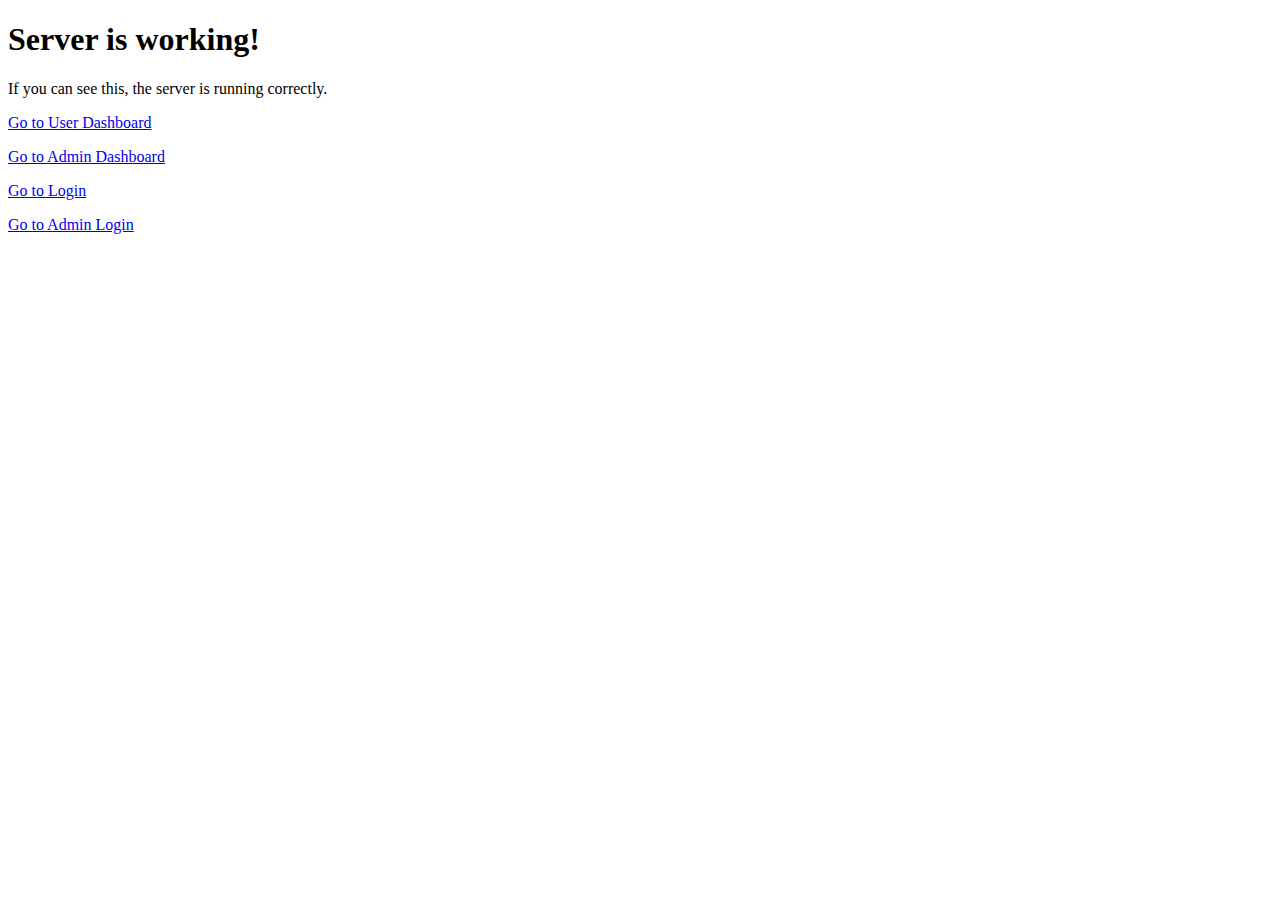
<file: test.html>
<!DOCTYPE html>
<html>
<head>
    <title>Test Page</title>
</head>
<body>
    <h1>Server is working!</h1>
    <p>If you can see this, the server is running correctly.</p>
    <p><a href="pages/User-Dashboard.html">Go to User Dashboard</a></p>
    <p><a href="pages/ad-dashboard.html">Go to Admin Dashboard</a></p>
    <p><a href="pages/Login.html">Go to Login</a></p>
    <p><a href="pages/Admin-Login.html">Go to Admin Login</a></p>
</body>
</html>
</file>
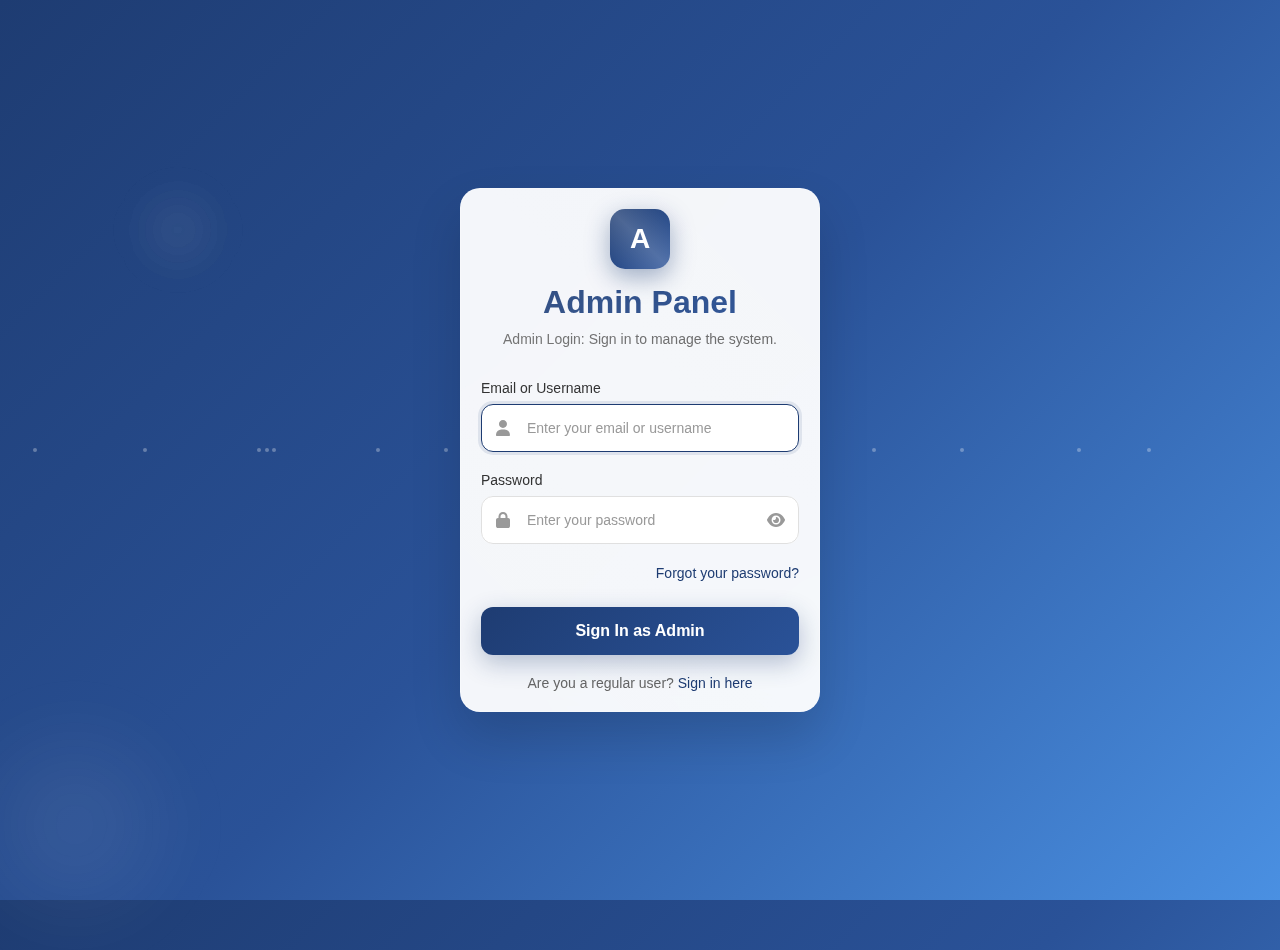
<file: pages/Admin-Login.html>
<!DOCTYPE html>
<html lang="en">
<head>
    <meta charset="UTF-8">
    <meta name="viewport" content="width=device-width, initial-scale=1.0">
    <title>SafeBite - Admin Login</title>
    <link rel="stylesheet" href="../assets/css/Login-assets/login.css">
    <link href="https://cdnjs.cloudflare.com/ajax/libs/font-awesome/6.0.0/css/all.min.css" rel="stylesheet">
</head>
<body>
    <div class="App">
        <div class="login-container">
            <div class="login-card">
                <!-- Logo and Header -->
                <div class="logo-section">
                    <div class="logo-icon">
                        <span>A</span>
                    </div>
                    <h1 class="brand-name">Admin Panel</h1>
                    <p class="welcome-text">Admin Login: Sign in to manage the system.</p>
                </div>

                <!-- Login Form -->
                <div id="loginView" class="auth-view active">
                    <form class="login-form" id="loginForm">
                        <div class="input-group">
                            <label for="email">Email or Username</label>
                            <div class="input-field">
                                <i class="fas fa-user"></i>
                                <input type="text" id="email" name="email" placeholder="Enter your email or username" required>
                            </div>
                        </div>

                        <div class="input-group">
                            <label for="password">Password</label>
                            <div class="input-field">
                                <i class="fas fa-lock"></i>
                                <input type="password" id="password" name="password" placeholder="Enter your password" required>
                                <button type="button" class="toggle-password" id="togglePassword">
                                    <i class="fas fa-eye"></i>
                                </button>
                            </div>
                        </div>

                        <div class="forgot-password">
                            <a href="#" class="forgot-link" onclick="alert('Please contact support to reset admin password.')">Forgot your password?</a>
                        </div>

                        <button type="submit" class="signin-btn">
                            <span>Sign In as Admin</span>
                        </button>
                    </form>

                    <!-- Link back to User Login -->
                    <div class="signup-section">
                        <p>Are you a regular user? <a href="Login.html" class="signup-link">Sign in here</a></p>
                    </div>
                </div>
            </div>
        </div>
    </div>

    <!-- Toaster for notifications -->
    <div id="toaster" class="toaster"></div>

    <!-- API Configuration -->
    <script src="../assets/js/config/api-config.js"></script>
    <script src="../assets/js/Login/admin-login.js"></script>
</body>
</html>
</file>
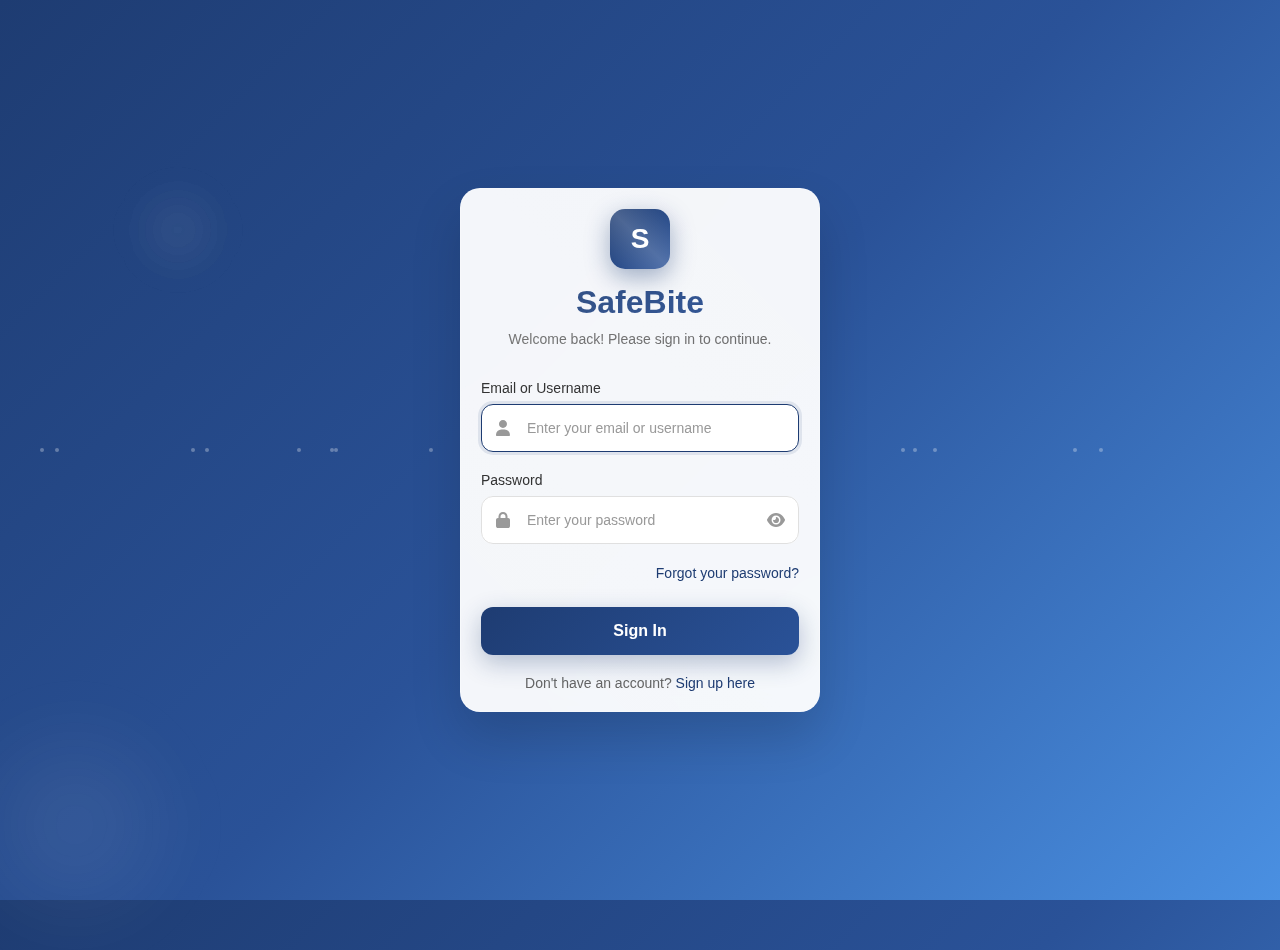
<file: pages/Login.html>
<!DOCTYPE html>
<html lang="en">
<head>
    <meta charset="UTF-8">
    <meta name="viewport" content="width=device-width, initial-scale=1.0">
    <title>SafeBite - Authentication</title>
    <link rel="stylesheet" href="../assets/css/Login-assets/login.css">
    <link href="https://cdnjs.cloudflare.com/ajax/libs/font-awesome/6.0.0/css/all.min.css" rel="stylesheet">
    <script src="https://www.google.com/recaptcha/api.js?render=6Lea4eUrAAAAAM6YBr39uGXeKaq0UEIpNNCm5Sfy"></script>
    <script src="../assets/js/config/quiet-console.js"></script>
</head>
<body>
    <div class="App">
        <div class="login-container">
            <div class="login-card">
                <!-- Logo and Header -->
                <div class="logo-section">
                    <div class="logo-icon">
                        <span>S</span>
                    </div>
                    <h1 class="brand-name">SafeBite</h1>
                    <p class="welcome-text">Welcome back! Please sign in to continue.</p>
                </div>

                <!-- Login Form -->
                <div id="loginView" class="auth-view active">
                    <form class="login-form" id="loginForm">
                        <div class="input-group">
                            <label for="email">Email or Username</label>
                            <div class="input-field">
                                <i class="fas fa-user"></i>
                                <input type="text" id="email" name="email" placeholder="Enter your email or username" required>
                            </div>
                        </div>

                        <div class="input-group">
                            <label for="password">Password</label>
                            <div class="input-field">
                                <i class="fas fa-lock"></i>
                                <input type="password" id="password" name="password" placeholder="Enter your password" required>
                                <button type="button" class="toggle-password" id="togglePassword">
                                    <i class="fas fa-eye"></i>
                                </button>
                            </div>
                        </div>

                        <div class="forgot-password">
                            <a href="#" class="forgot-link" onclick="handleNavigation('forgot')">Forgot your password?</a>
                        </div>

                        <button type="submit" class="signin-btn">
                            <span>Sign In</span>
                        </button>
                    </form>

                    <!-- Sign Up Link -->
                    <div class="signup-section">
                        <p>Don't have an account? <a href="#" class="signup-link" onclick="handleNavigation('signup')">Sign up here</a></p>
                    </div>
                </div>

                <!-- Signup Form -->
                <div id="signupView" class="auth-view">
                    <form class="signup-form" id="signupForm">
                        <!-- Stepper -->
                        <div class="stepper">
                            <div class="stepper-item active" data-step="1">
                                <div class="step-counter">1</div>
                                <div class="step-name">Basic</div>
                            </div>
                            <div class="stepper-item" data-step="2">
                                <div class="step-counter">2</div>
                                <div class="step-name">Details</div>
                            </div>
                            <div class="stepper-item" data-step="3">
                                <div class="step-counter">3</div>
                                <div class="step-name">Security</div>
                            </div>
                        </div>

                        <div class="signup-steps">
                            <!-- Step 1: Basic Info -->
                            <div class="step active" data-step="1">
                                <div class="input-group">
                                    <label for="signupFirstName">First Name</label>
                                    <div class="input-field">
                                        <i class="fas fa-user"></i>
                                        <input type="text" id="signupFirstName" name="first_name" placeholder="Enter your first name" required>
                                    </div>
                                </div>

                                <div class="input-group">
                                    <label for="signupLastName">Last Name</label>
                                    <div class="input-field">
                                        <i class="fas fa-user"></i>
                                        <input type="text" id="signupLastName" name="last_name" placeholder="Enter your last name" required>
                                    </div>
                                </div>

                                <div class="input-group">
                                    <label for="signupEmail">Email</label>
                                    <div class="input-field">
                                        <i class="fas fa-envelope"></i>
                                        <input type="email" id="signupEmail" name="email" placeholder="Enter your email" required>
                                    </div>
                                </div>

                                <!-- Email verification controls -->
                                <div class="input-group" id="emailVerificationGroup">
                                    <label for="signupEmailOtp">Email Verification:</label>
                                    <div class="otp-input-container">
                                        <div class="otp-inputs">
                                            <input type="text" class="signup-otp-digit" maxlength="1" data-index="0" required>
                                            <input type="text" class="signup-otp-digit" maxlength="1" data-index="1" required>
                                            <input type="text" class="signup-otp-digit" maxlength="1" data-index="2" required>
                                            <input type="text" class="signup-otp-digit" maxlength="1" data-index="3" required>
                                            <input type="text" class="signup-otp-digit" maxlength="1" data-index="4" required>
                                            <input type="text" class="signup-otp-digit" maxlength="1" data-index="5" required>
                                        </div>
                                        <input type="hidden" id="signupEmailOtp" maxlength="6">
                                    </div>
                                    <div class="verification-row">
                                        <button type="button" id="sendSignupOtpBtn" class="signin-btn" style="position:relative; z-index:10000; pointer-events:auto; cursor:pointer;">
                                            <span>Send Code</span>
                                        </button>
                                        <button type="button" id="verifySignupOtpBtn" class="signin-btn" style="position:relative; z-index:10000; pointer-events:auto; cursor:pointer;">
                                            <span>Verify Email</span>
                                        </button>
                                    </div>
                                    <div id="signupEmailVerifyStatus" style="margin-top:6px; font-size:0.9rem; color:#b0b0b0;"></div>
                                </div>
                            </div>

                            <!-- Step 2: Contact and Tester Type -->
                            <div class="step" data-step="2">
                                <div class="input-group">
                                    <label for="signupContactNumber">Contact Number</label>
                                    <div class="input-field">
                                        <i class="fas fa-phone"></i>
                                        <input type="text" id="signupContactNumber" name="contact_number" placeholder="Enter your contact number">
                                    </div>
                                </div>

                                <div class="input-group">
                                    <label for="signupTesterType">Tester Type</label>
                                    <div class="input-field">
                                        <i class="fas fa-vials"></i>
                                        <select id="signupTesterType" name="tester_type_id">
                                            <option value="" disabled selected>Select Tester Type</option>
                                            <option value="1">Personal Tester</option>
                                            <option value="2">Canteen Tester</option>
                                            <option value="3">Restaurant Tester</option>
                                            <option value="4">Cafeteria Tester</option>
                                            <option value="5">Catering Tester</option>
                                        </select>
                                    </div>
                                </div>
                            </div>

                            <!-- Step 3: Security -->
                            <div class="step" data-step="3">
                                <div class="input-group">
                                    <label for="signupPassword">Password</label>
                                    <div class="input-field">
                                        <i class="fas fa-lock"></i>
                                        <input type="password" id="signupPassword" name="password" placeholder="Create a password" required>
                                        <button type="button" class="toggle-password" id="toggleSignupPassword">
                                            <i class="fas fa-eye"></i>
                                        </button>
                                    </div>
                                    <!-- Password strength bar -->
                                    <div class="password-strength" style="margin-top:10px;">
                                        <div class="strength-label" id="passwordStrengthLabel">Weak</div>
                                        <div class="strength-track">
                                            <div class="strength-bar" id="passwordStrengthBar"></div>
                                        </div>
                                    </div>
                                    <!-- Password requirements checklist -->
                                    <div id="passwordRequirements" style="margin-top:8px; font-size:0.9rem; color:#b0b0b0; line-height:1.4;">
                                        <ul style="list-style:none; padding-left:0; margin:0;">
                                            <li id="req-length">• At least 8 characters</li>
                                            <li id="req-upper">• One uppercase letter (A-Z)</li>
                                            <li id="req-lower">• One lowercase letter (a-z)</li>
                                            <li id="req-number">• One number (0-9)</li>
                                            <li id="req-special">• One special character (!@#$%^&* etc.)</li>
                                        </ul>
                                    </div>
                                </div>

                                <div class="input-group">
                                    <label for="confirmPassword">Confirm Password</label>
                                    <div class="input-field">
                                        <i class="fas fa-lock"></i>
                                        <input type="password" id="confirmPassword" name="confirmPassword" placeholder="Confirm your password" required>
                                        <button type="button" class="toggle-password" id="toggleConfirmPassword">
                                            <i class="fas fa-eye"></i>
                                        </button>
                                    </div>
                                </div>

                                <!-- Terms and Privacy Policy -->
                                <div class="input-group">
                                    <div class="terms-privacy-container">
                                        <div class="terms-text">
                                            I agree to the 
                                            <a href="#" onclick="openTermsModal()" class="terms-link">Terms and Conditions</a>
                                        </div>
                                    </div>
                                </div>

                                <div class="input-group">
                                    <div class="terms-privacy-container">
                                        <div class="terms-text">
                                            I agree to the 
                                            <a href="#" onclick="openPrivacyModal()" class="terms-link">Privacy Policy</a>
                                        </div>
                                    </div>
                                </div>

                                <!-- Progress Indicator -->
                                <div class="progress-container" style="margin: 10px 0;">
                                    <div class="progress-indicator" style="width: 0%; height: 4px; background: linear-gradient(90deg, #10b981 0%, #059669 100%); border-radius: 2px; transition: width 0.5s ease; position: relative; overflow: hidden;"></div>
                                    <div class="progress-text" style="font-size: 11px; color: #666; text-align: center; margin-top: 5px;">0/2 agreements accepted</div>
                                </div>

                                <!-- reCAPTCHA v3 Status Indicator -->
                                <div class="recaptcha-status-container">
                                    <div class="recaptcha-content">
                                        <div id="recaptcha-icon" class="recaptcha-icon">
                                            <i class="fas fa-shield-alt"></i>
                                        </div>
                                        <div class="recaptcha-info">
                                            <div class="recaptcha-title">
                                                Security Protection
                                            </div>
                                            <div id="recaptcha-status" class="recaptcha-status">
                                                Initializing reCAPTCHA v3...
                                            </div>
                                        </div>
                                        <div id="recaptcha-score" class="recaptcha-score">
                                            Score: --
                                        </div>
                                    </div>
                                </div>
                            </div>
                        </div>

                        <!-- Step Controls -->
                        <div class="step-controls">
                            <button type="button" id="signupPrevBtn" class="signin-btn" style="display:none; background:#9e9e9e;">
                                <span>Back</span>
                            </button>
                            <button type="button" id="signupNextBtn" class="signin-btn">
                                <span>Next</span>
                            </button>
                            <button type="submit" id="signupSubmitBtn" class="signin-btn" style="display:none;">
                                <span>Create Account</span>
                            </button>
                        </div>
                    </form>

                    <!-- Back to Login Link -->
                    <div class="signup-section">
                        <p>Already have an account? <a href="#" class="signup-link" onclick="handleNavigation('login')">Sign in here</a></p>
                    </div>
                </div>

                <!-- Forgot Password Form -->
                <div id="forgotView" class="auth-view">
                    <form class="forgot-form" id="forgotForm">
                        <div class="input-group">
                            <label for="forgotEmail">Email</label>
                            <div class="input-field">
                                <i class="fas fa-envelope"></i>
                                <input type="email" id="forgotEmail" name="email" placeholder="Enter your email address" required>
                            </div>
                        </div>

                        <button type="submit" class="signin-btn">
                            <span>Send OTP</span>
                        </button>
                    </form>

                    <!-- Back to Login Link -->
                    <div class="signup-section">
                        <p>Remember your password? <a href="#" class="signup-link" onclick="handleNavigation('login')">Sign in here</a></p>
                    </div>
                </div>

                <!-- OTP Verification Form -->
                <div id="otpView" class="auth-view">
                    <div class="otp-header">
                        <h2>Verify Your Identity</h2>
                        <p class="otp-description">We've sent a 6-digit verification code to</p>
                        <p class="otp-email"><span id="otpEmailDisplay"></span></p>
                        <p class="otp-instruction">Please enter the code below to continue</p>
                    </div>
                    
                    <form class="otp-form" id="otpForm">
                        <div class="input-group">
                            <label for="otpCode">Verification Code</label>
                            <div class="otp-input-container">
                                <div class="otp-inputs">
                                    <input type="text" class="otp-digit" maxlength="1" data-index="0" required>
                                    <input type="text" class="otp-digit" maxlength="1" data-index="1" required>
                                    <input type="text" class="otp-digit" maxlength="1" data-index="2" required>
                                    <input type="text" class="otp-digit" maxlength="1" data-index="3" required>
                                    <input type="text" class="otp-digit" maxlength="1" data-index="4" required>
                                    <input type="text" class="otp-digit" maxlength="1" data-index="5" required>
                                </div>
                                <input type="hidden" id="otpCode" name="otp" required>
                            </div>
                        </div>

                        <button type="submit" class="signin-btn">
                            <span>Verify Code</span>
                        </button>
                    </form>

                    <div class="otp-actions">
                        <div class="otp-timer-container">
                            <div class="timer-icon">
                                <i class="fas fa-clock"></i>
                            </div>
                            <p class="otp-timer">Resend available in <span id="otpTimer">60</span>s</p>
                        </div>
                        <button type="button" class="resend-btn" id="resendOtpBtn" disabled>
                            <i class="fas fa-redo"></i>
                            <span>Resend Code</span>
                        </button>
                    </div>

                    <!-- Back to Login Link -->
                    <div class="signup-section">
                        <p>Remember your password? <a href="#" class="signup-link" onclick="handleNavigation('login')">Sign in here</a></p>
                    </div>
                </div>

                <!-- Reset Password Form -->
                <div id="resetPasswordView" class="auth-view">
                    <div class="reset-header">
                        <h2>Create New Password</h2>
                        <p class="reset-description">Your identity has been verified. Please create a new secure password.</p>
                    </div>
                    
                    <form class="reset-password-form" id="resetPasswordForm">
                        <div class="input-group">
                            <label for="newPassword">New Password</label>
                            <div class="input-field">
                                <i class="fas fa-lock"></i>
                                <input type="password" id="newPassword" name="new_password" placeholder="Create a password" required>
                                <button type="button" class="toggle-password" id="toggleNewPassword">
                                    <i class="fas fa-eye"></i>
                                </button>
                            </div>
                            <!-- Password strength bar -->
                            <div class="password-strength" style="margin-top:10px;">
                                <div class="strength-label" id="newPasswordStrengthLabel">Weak</div>
                                <div class="strength-track">
                                    <div class="strength-bar" id="newPasswordStrengthBar"></div>
                                </div>
                            </div>
                            <!-- Password requirements checklist -->
                            <div id="newPasswordRequirements" style="margin-top:8px; font-size:0.9rem; color:#b0b0b0; line-height:1.4;">
                                <ul style="list-style:none; padding-left:0; margin:0;">
                                    <li id="new-req-length">• At least 8 characters</li>
                                    <li id="new-req-upper">• One uppercase letter (A-Z)</li>
                                    <li id="new-req-lower">• One lowercase letter (a-z)</li>
                                    <li id="new-req-number">• One number (0-9)</li>
                                    <li id="new-req-special">• One special character (!@#$%^&* etc.)</li>
                                </ul>
                            </div>
                        </div>

                        <div class="input-group">
                            <label for="confirmNewPassword">Confirm New Password</label>
                            <div class="input-field">
                                <i class="fas fa-lock"></i>
                                <input type="password" id="confirmNewPassword" name="confirm_password" placeholder="Confirm your new password" required>
                                <button type="button" class="toggle-password" id="toggleConfirmNewPassword">
                                    <i class="fas fa-eye"></i>
                                </button>
                            </div>
                        </div>


                        <button type="submit" class="signin-btn">
                            <span>Update Password</span>
                        </button>
                    </form>

                    <!-- Back to Login Link -->
                    <div class="signup-section">
                        <p>Remember your password? <a href="#" class="signup-link" onclick="handleNavigation('login')">Sign in here</a></p>
                    </div>
                </div>
            </div>
        </div>
    </div>



    <!-- Toaster for notifications -->
    <div id="toaster" class="toaster"></div>

    <!-- Terms and Conditions Modal -->
    <div id="termsModal" class="modal">
        <div class="modal-content">
            <div class="modal-header">
                <h2>Terms and Conditions</h2>
                <span class="close" onclick="closeTermsModal()">&times;</span>
            </div>
            <div class="modal-body">
                <h3>1. Acceptance of Terms</h3>
                <p>By accessing and using SafeBite, you accept and agree to be bound by the terms and provision of this agreement.</p>
                
                <h3>2. Use License</h3>
                <p>Permission is granted to temporarily download one copy of SafeBite for personal, non-commercial transitory viewing only.</p>
                
                <h3>3. Disclaimer</h3>
                <p>The materials on SafeBite are provided on an 'as is' basis. SafeBite makes no warranties, expressed or implied, and hereby disclaims and negates all other warranties including without limitation, implied warranties or conditions of merchantability, fitness for a particular purpose, or non-infringement of intellectual property or other violation of rights.</p>
                
                <h3>4. Limitations</h3>
                <p>In no event shall SafeBite or its suppliers be liable for any damages (including, without limitation, damages for loss of data or profit, or due to business interruption) arising out of the use or inability to use the materials on SafeBite, even if SafeBite or an authorized representative has been notified orally or in writing of the possibility of such damage.</p>
                
                <h3>5. Accuracy of Materials</h3>
                <p>The materials appearing on SafeBite could include technical, typographical, or photographic errors. SafeBite does not warrant that any of the materials on its website are accurate, complete, or current.</p>
                
                <h3>6. Links</h3>
                <p>SafeBite has not reviewed all of the sites linked to our website and is not responsible for the contents of any such linked site.</p>
                
                <h3>7. Modifications</h3>
                <p>SafeBite may revise these terms of service for its website at any time without notice. By using this website, you are agreeing to be bound by the then current version of these terms of service.</p>
                
                <h3>8. Governing Law</h3>
                <p>These terms and conditions are governed by and construed in accordance with the laws and you irrevocably submit to the exclusive jurisdiction of the courts in that state or location.</p>
            </div>
            <div class="modal-footer">
                <p class="modal-instruction">Please read the terms above before clicking "I Understand"</p>
                <button type="button" class="understand-btn" onclick="acceptTerms()">I Understand</button>
            </div>
        </div>
    </div>

    <!-- Privacy Policy Modal -->
    <div id="privacyModal" class="modal">
        <div class="modal-content">
            <div class="modal-header">
                <h2>Privacy Policy</h2>
                <span class="close" onclick="closePrivacyModal()">&times;</span>
            </div>
            <div class="modal-body">
                <h3>1. Information We Collect</h3>
                <p>We collect information you provide directly to us, such as when you create an account, use our services, or contact us for support.</p>
                
                <h3>2. How We Use Your Information</h3>
                <p>We use the information we collect to provide, maintain, and improve our services, process transactions, and communicate with you.</p>
                
                <h3>3. Information Sharing</h3>
                <p>We do not sell, trade, or otherwise transfer your personal information to third parties without your consent, except as described in this policy.</p>
                
                <h3>4. Data Security</h3>
                <p>We implement appropriate security measures to protect your personal information against unauthorized access, alteration, disclosure, or destruction.</p>
                
                <h3>5. Cookies and Tracking</h3>
                <p>We use cookies and similar tracking technologies to enhance your experience on our website and analyze usage patterns.</p>
                
                <h3>6. Third-Party Services</h3>
                <p>Our service may contain links to third-party websites. We are not responsible for the privacy practices of these external sites.</p>
                
                <h3>7. Data Retention</h3>
                <p>We retain your personal information for as long as necessary to provide our services and comply with legal obligations.</p>
                
                <h3>8. Your Rights</h3>
                <p>You have the right to access, update, or delete your personal information. You may also opt out of certain communications from us.</p>
                
                <h3>9. Children's Privacy</h3>
                <p>Our services are not intended for children under 13. We do not knowingly collect personal information from children under 13.</p>
                
                <h3>10. Changes to This Policy</h3>
                <p>We may update this privacy policy from time to time. We will notify you of any changes by posting the new policy on this page.</p>
                
                <h3>11. Contact Us</h3>
                <p>If you have any questions about this privacy policy, please contact us through our support channels.</p>
            </div>
            <div class="modal-footer">
                <p class="modal-instruction">Please read the privacy policy above before clicking "I Understand"</p>
                <button type="button" class="understand-btn" onclick="acceptPrivacy()">I Understand</button>
            </div>
        </div>
    </div>

    <!-- Load API configuration first -->
    <script src="../assets/js/config/api-config.js"></script>
    <!-- Load login script after API config -->
    <script src="../assets/js/Login/login.js"></script>
    
</body>
</html>
</file>
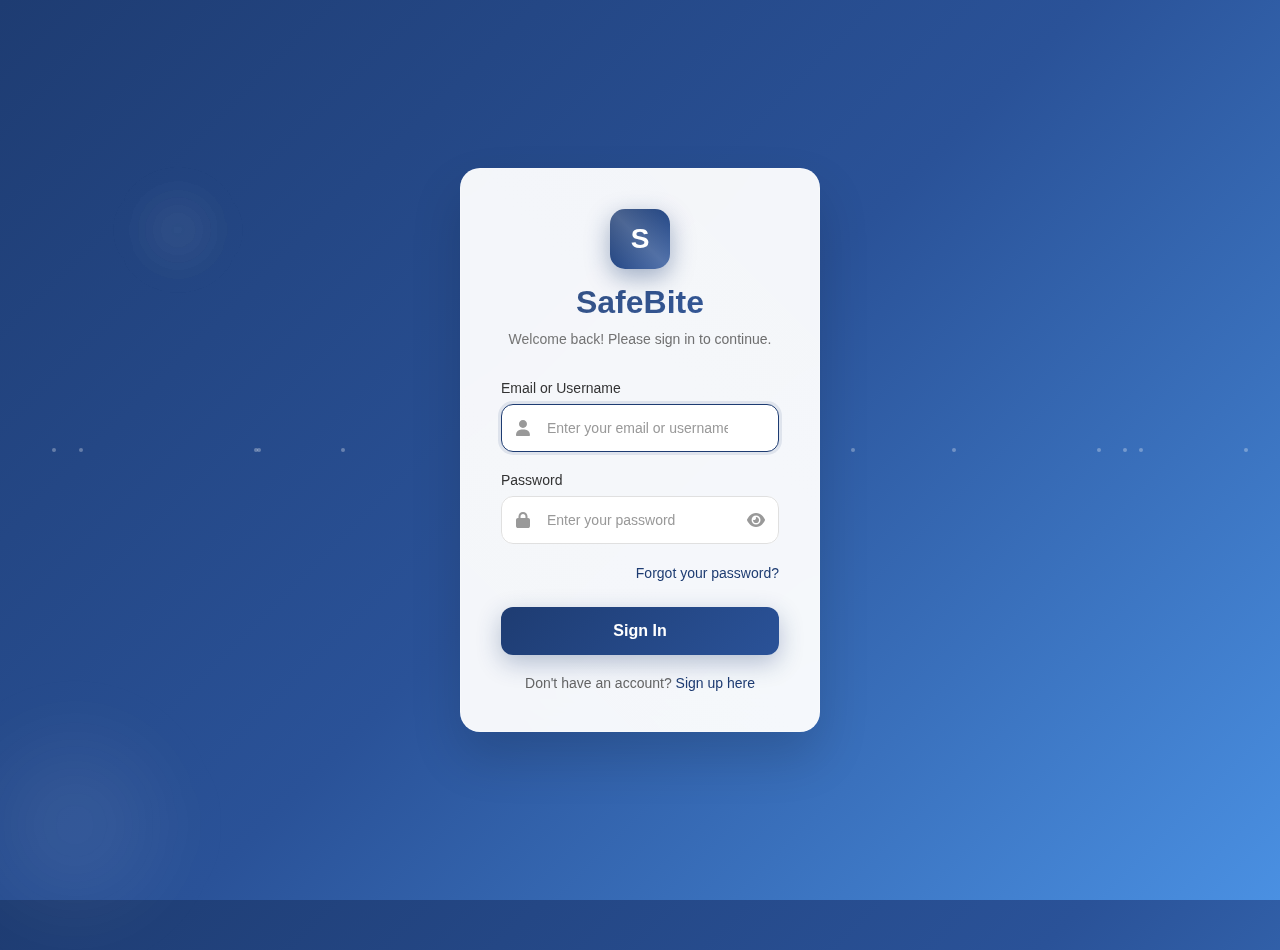
<file: frontend/pages/Login.html>
<!DOCTYPE html>
<html lang="en">
<head>
    <meta charset="UTF-8">
    <meta name="viewport" content="width=device-width, initial-scale=1.0">
    <title>SafeBite - Authentication</title>
    <link rel="stylesheet" href="../assets/css/Login-assets/login.css">
    <link href="https://cdnjs.cloudflare.com/ajax/libs/font-awesome/6.0.0/css/all.min.css" rel="stylesheet">
    <script src="https://www.google.com/recaptcha/api.js?render=6LehsL4rAAAAAJoPPIbOzI_M7vWu-bt1NoKq22Js"></script>
</head>
<body>
    <div class="App">
        <div class="login-container">
            <div class="login-card">
                <!-- Logo and Header -->
                <div class="logo-section">
                    <div class="logo-icon">
                        <span>S</span>
                    </div>
                    <h1 class="brand-name">SafeBite</h1>
                    <p class="welcome-text">Welcome back! Please sign in to continue.</p>
                </div>

                <!-- Login Form -->
                <div id="loginView" class="auth-view active">
                    <form class="login-form" id="loginForm">
                        <div class="input-group">
                            <label for="email">Email or Username</label>
                            <div class="input-field">
                                <i class="fas fa-user"></i>
                                <input type="text" id="email" name="email" placeholder="Enter your email or username" required>
                            </div>
                        </div>

                        <div class="input-group">
                            <label for="password">Password</label>
                            <div class="input-field">
                                <i class="fas fa-lock"></i>
                                <input type="password" id="password" name="password" placeholder="Enter your password" required>
                                <button type="button" class="toggle-password" id="togglePassword">
                                    <i class="fas fa-eye"></i>
                                </button>
                            </div>
                        </div>

                        <div class="forgot-password">
                            <a href="#" class="forgot-link" onclick="handleNavigation('forgot')">Forgot your password?</a>
                        </div>

                        <button type="submit" class="signin-btn">
                            <span>Sign In</span>
                        </button>
                    </form>

                    <!-- Sign Up Link -->
                    <div class="signup-section">
                        <p>Don't have an account? <a href="#" class="signup-link" onclick="handleNavigation('signup')">Sign up here</a></p>
                    </div>
                </div>

                <!-- Signup Form -->
                <div id="signupView" class="auth-view">
                    <form class="signup-form" id="signupForm">
                        <!-- Stepper -->
                        <div class="stepper">
                            <div class="stepper-item active" data-step="1">
                                <div class="step-counter">1</div>
                                <div class="step-name">Basic</div>
                            </div>
                            <div class="stepper-item" data-step="2">
                                <div class="step-counter">2</div>
                                <div class="step-name">Details</div>
                            </div>
                            <div class="stepper-item" data-step="3">
                                <div class="step-counter">3</div>
                                <div class="step-name">Security</div>
                            </div>
                        </div>

                        <div class="signup-steps">
                            <!-- Step 1: Basic Info -->
                            <div class="step active" data-step="1">
                                <div class="input-group">
                                    <label for="signupFirstName">First Name</label>
                                    <div class="input-field">
                                        <i class="fas fa-user"></i>
                                        <input type="text" id="signupFirstName" name="first_name" placeholder="Enter your first name" required>
                                    </div>
                                </div>

                                <div class="input-group">
                                    <label for="signupLastName">Last Name</label>
                                    <div class="input-field">
                                        <i class="fas fa-user"></i>
                                        <input type="text" id="signupLastName" name="last_name" placeholder="Enter your last name" required>
                                    </div>
                                </div>

                                <div class="input-group">
                                    <label for="signupEmail">Email</label>
                                    <div class="input-field">
                                        <i class="fas fa-envelope"></i>
                                        <input type="email" id="signupEmail" name="email" placeholder="Enter your email" required>
                                    </div>
                                </div>

                                <!-- Email verification controls -->
                                <div class="input-group" id="emailVerificationGroup" style="margin-top:12px; margin-bottom:16px; position:relative; z-index:9998;">
                                    <label for="signupEmailOtp" style="display:block; margin-bottom:6px; color:#6b7280; font-size:0.95rem;">Email Verification:</label>
                                    <div class="otp-input-container" style="margin: 6px 0 10px 0;">
                                        <div class="otp-inputs">
                                            <input type="text" class="signup-otp-digit" maxlength="1" data-index="0" required>
                                            <input type="text" class="signup-otp-digit" maxlength="1" data-index="1" required>
                                            <input type="text" class="signup-otp-digit" maxlength="1" data-index="2" required>
                                            <input type="text" class="signup-otp-digit" maxlength="1" data-index="3" required>
                                            <input type="text" class="signup-otp-digit" maxlength="1" data-index="4" required>
                                            <input type="text" class="signup-otp-digit" maxlength="1" data-index="5" required>
                                        </div>
                                        <input type="hidden" id="signupEmailOtp" maxlength="6">
                                    </div>
                                    <div class="verification-row" style="display:flex; gap:8px; align-items:center; width:100%; background:transparent; border:none; padding:0; box-shadow:none; position:relative; z-index:9999; pointer-events:auto; overflow:visible; isolation:isolate;">
                                        <button type="button" id="sendSignupOtpBtn" class="signin-btn" style="background:#0ea5e9; min-width:120px; padding:8px 12px; font-size:0.9rem; height:40px; border-radius:10px; position:relative; z-index:10000; pointer-events:auto; cursor:pointer;">
                                            <span>Send Code</span>
                                        </button>
                                        <button type="button" id="verifySignupOtpBtn" class="signin-btn" style="background:#10b981; min-width:120px; padding:8px 12px; font-size:0.9rem; height:40px; border-radius:10px; position:relative; z-index:10000; pointer-events:auto; cursor:pointer;">
                                            <span>Verify Email</span>
                                        </button>
                                    </div>
                                    <div id="signupEmailVerifyStatus" style="margin-top:6px; font-size:0.9rem; color:#b0b0b0;"></div>
                                </div>
                            </div>

                            <!-- Step 2: Contact and Tester Type -->
                            <div class="step" data-step="2">
                                <div class="input-group">
                                    <label for="signupContactNumber">Contact Number</label>
                                    <div class="input-field">
                                        <i class="fas fa-phone"></i>
                                        <input type="text" id="signupContactNumber" name="contact_number" placeholder="Enter your contact number">
                                    </div>
                                </div>

                                <div class="input-group">
                                    <label for="signupTesterType">Tester Type</label>
                                    <div class="input-field">
                                        <i class="fas fa-vials"></i>
                                        <select id="signupTesterType" name="tester_type_id">
                                            <option value="" disabled selected>Select Tester Type</option>
                                            <option value="1">Personal Tester</option>
                                            <option value="2">Canteen Tester</option>
                                            <option value="3">Restaurant Tester</option>
                                            <option value="4">Cafeteria Tester</option>
                                            <option value="5">Catering Tester</option>
                                        </select>
                                    </div>
                                </div>
                            </div>

                            <!-- Step 3: Security -->
                            <div class="step" data-step="3">
                                <div class="input-group">
                                    <label for="signupPassword">Password</label>
                                    <div class="input-field">
                                        <i class="fas fa-lock"></i>
                                        <input type="password" id="signupPassword" name="password" placeholder="Create a password" required>
                                        <button type="button" class="toggle-password" id="toggleSignupPassword">
                                            <i class="fas fa-eye"></i>
                                        </button>
                                    </div>
                                    <!-- Password strength bar -->
                                    <div class="password-strength" style="margin-top:10px;">
                                        <div class="strength-label" id="passwordStrengthLabel">Weak</div>
                                        <div class="strength-track">
                                            <div class="strength-bar" id="passwordStrengthBar"></div>
                                        </div>
                                    </div>
                                    <!-- Password requirements checklist -->
                                    <div id="passwordRequirements" style="margin-top:8px; font-size:0.9rem; color:#b0b0b0; line-height:1.4;">
                                        <ul style="list-style:none; padding-left:0; margin:0;">
                                            <li id="req-length">• At least 8 characters</li>
                                            <li id="req-upper">• One uppercase letter (A-Z)</li>
                                            <li id="req-lower">• One lowercase letter (a-z)</li>
                                            <li id="req-number">• One number (0-9)</li>
                                            <li id="req-special">• One special character (!@#$%^&* etc.)</li>
                                        </ul>
                                    </div>
                                </div>

                                <div class="input-group">
                                    <label for="confirmPassword">Confirm Password</label>
                                    <div class="input-field">
                                        <i class="fas fa-lock"></i>
                                        <input type="password" id="confirmPassword" name="confirmPassword" placeholder="Confirm your password" required>
                                        <button type="button" class="toggle-password" id="toggleConfirmPassword">
                                            <i class="fas fa-eye"></i>
                                        </button>
                                    </div>
                                </div>

                                <!-- Terms and Privacy Policy -->
                                <div class="input-group">
                                    <div class="terms-privacy-container">
                                        <div class="terms-text">
                                            I agree to the 
                                            <a href="#" onclick="openTermsModal()" class="terms-link">Terms and Conditions</a>
                                        </div>
                                    </div>
                                </div>

                                <div class="input-group">
                                    <div class="terms-privacy-container">
                                        <div class="terms-text">
                                            I agree to the 
                                            <a href="#" onclick="openPrivacyModal()" class="terms-link">Privacy Policy</a>
                                        </div>
                                    </div>
                                </div>

                                <!-- Progress Indicator -->
                                <div class="progress-container" style="margin: 10px 0;">
                                    <div class="progress-indicator" style="width: 0%; height: 4px; background: linear-gradient(90deg, #10b981 0%, #059669 100%); border-radius: 2px; transition: width 0.5s ease; position: relative; overflow: hidden;"></div>
                                    <div class="progress-text" style="font-size: 11px; color: #666; text-align: center; margin-top: 5px;">0/2 agreements accepted</div>
                                </div>

                                <!-- reCAPTCHA v3 Status Indicator -->
                                <div class="recaptcha-status-container">
                                    <div class="recaptcha-content">
                                        <div id="recaptcha-icon" class="recaptcha-icon">
                                            <i class="fas fa-shield-alt"></i>
                                        </div>
                                        <div class="recaptcha-info">
                                            <div class="recaptcha-title">
                                                Security Protection
                                            </div>
                                            <div id="recaptcha-status" class="recaptcha-status">
                                                Initializing reCAPTCHA v3...
                                            </div>
                                        </div>
                                        <div id="recaptcha-score" class="recaptcha-score">
                                            Score: --
                                        </div>
                                    </div>
                                </div>
                            </div>
                        </div>

                        <!-- Step Controls -->
                        <div class="step-controls">
                            <button type="button" id="signupPrevBtn" class="signin-btn" style="display:none; background:#9e9e9e;">
                                <span>Back</span>
                            </button>
                            <button type="button" id="signupNextBtn" class="signin-btn">
                                <span>Next</span>
                            </button>
                            <button type="submit" id="signupSubmitBtn" class="signin-btn" style="display:none;">
                                <span>Create Account</span>
                            </button>
                        </div>
                    </form>

                    <!-- Back to Login Link -->
                    <div class="signup-section">
                        <p>Already have an account? <a href="#" class="signup-link" onclick="handleNavigation('login')">Sign in here</a></p>
                    </div>
                </div>

                <!-- Forgot Password Form -->
                <div id="forgotView" class="auth-view">
                    <form class="forgot-form" id="forgotForm">
                        <div class="input-group">
                            <label for="forgotEmail">Email</label>
                            <div class="input-field">
                                <i class="fas fa-envelope"></i>
                                <input type="email" id="forgotEmail" name="email" placeholder="Enter your email address" required>
                            </div>
                        </div>

                        <button type="submit" class="signin-btn">
                            <span>Send OTP</span>
                        </button>
                    </form>

                    <!-- Back to Login Link -->
                    <div class="signup-section">
                        <p>Remember your password? <a href="#" class="signup-link" onclick="handleNavigation('login')">Sign in here</a></p>
                    </div>
                </div>

                <!-- OTP Verification Form -->
                <div id="otpView" class="auth-view">
                    <div class="otp-header">
                        <h2>Verify Your Identity</h2>
                        <p class="otp-description">We've sent a 6-digit verification code to</p>
                        <p class="otp-email"><span id="otpEmailDisplay"></span></p>
                        <p class="otp-instruction">Please enter the code below to continue</p>
                    </div>
                    
                    <form class="otp-form" id="otpForm">
                        <div class="input-group">
                            <label for="otpCode">Verification Code</label>
                            <div class="otp-input-container">
                                <div class="otp-inputs">
                                    <input type="text" class="otp-digit" maxlength="1" data-index="0" required>
                                    <input type="text" class="otp-digit" maxlength="1" data-index="1" required>
                                    <input type="text" class="otp-digit" maxlength="1" data-index="2" required>
                                    <input type="text" class="otp-digit" maxlength="1" data-index="3" required>
                                    <input type="text" class="otp-digit" maxlength="1" data-index="4" required>
                                    <input type="text" class="otp-digit" maxlength="1" data-index="5" required>
                                </div>
                                <input type="hidden" id="otpCode" name="otp" required>
                            </div>
                        </div>

                        <button type="submit" class="signin-btn">
                            <span>Verify Code</span>
                        </button>
                    </form>

                    <div class="otp-actions">
                        <div class="otp-timer-container">
                            <div class="timer-icon">
                                <i class="fas fa-clock"></i>
                            </div>
                            <p class="otp-timer">Resend available in <span id="otpTimer">60</span>s</p>
                        </div>
                        <button type="button" class="resend-btn" id="resendOtpBtn" disabled>
                            <i class="fas fa-redo"></i>
                            <span>Resend Code</span>
                        </button>
                    </div>

                    <!-- Back to Login Link -->
                    <div class="signup-section">
                        <p>Remember your password? <a href="#" class="signup-link" onclick="handleNavigation('login')">Sign in here</a></p>
                    </div>
                </div>

                <!-- Reset Password Form -->
                <div id="resetPasswordView" class="auth-view">
                    <div class="reset-header">
                        <h2>Create New Password</h2>
                        <p class="reset-description">Your identity has been verified. Please create a new secure password.</p>
                    </div>
                    
                    <form class="reset-password-form" id="resetPasswordForm">
                        <div class="input-group">
                            <label for="newPassword">New Password</label>
                            <div class="input-field">
                                <i class="fas fa-lock"></i>
                                <input type="password" id="newPassword" name="new_password" placeholder="Create a password" required>
                                <button type="button" class="toggle-password" id="toggleNewPassword">
                                    <i class="fas fa-eye"></i>
                                </button>
                            </div>
                            <!-- Password strength bar -->
                            <div class="password-strength" style="margin-top:10px;">
                                <div class="strength-label" id="newPasswordStrengthLabel">Weak</div>
                                <div class="strength-track">
                                    <div class="strength-bar" id="newPasswordStrengthBar"></div>
                                </div>
                            </div>
                            <!-- Password requirements checklist -->
                            <div id="newPasswordRequirements" style="margin-top:8px; font-size:0.9rem; color:#b0b0b0; line-height:1.4;">
                                <ul style="list-style:none; padding-left:0; margin:0;">
                                    <li id="new-req-length">• At least 8 characters</li>
                                    <li id="new-req-upper">• One uppercase letter (A-Z)</li>
                                    <li id="new-req-lower">• One lowercase letter (a-z)</li>
                                    <li id="new-req-number">• One number (0-9)</li>
                                    <li id="new-req-special">• One special character (!@#$%^&* etc.)</li>
                                </ul>
                            </div>
                        </div>

                        <div class="input-group">
                            <label for="confirmNewPassword">Confirm New Password</label>
                            <div class="input-field">
                                <i class="fas fa-lock"></i>
                                <input type="password" id="confirmNewPassword" name="confirm_password" placeholder="Confirm your new password" required>
                                <button type="button" class="toggle-password" id="toggleConfirmNewPassword">
                                    <i class="fas fa-eye"></i>
                                </button>
                            </div>
                        </div>


                        <button type="submit" class="signin-btn">
                            <span>Update Password</span>
                        </button>
                    </form>

                    <!-- Back to Login Link -->
                    <div class="signup-section">
                        <p>Remember your password? <a href="#" class="signup-link" onclick="handleNavigation('login')">Sign in here</a></p>
                    </div>
                </div>
            </div>
        </div>
    </div>



    <!-- Toaster for notifications -->
    <div id="toaster" class="toaster"></div>

    <!-- Terms and Conditions Modal -->
    <div id="termsModal" class="modal">
        <div class="modal-content">
            <div class="modal-header">
                <h2>Terms and Conditions</h2>
                <span class="close" onclick="closeTermsModal()">&times;</span>
            </div>
            <div class="modal-body">
                <h3>1. Acceptance of Terms</h3>
                <p>By accessing and using SafeBite, you accept and agree to be bound by the terms and provision of this agreement.</p>
                
                <h3>2. Use License</h3>
                <p>Permission is granted to temporarily download one copy of SafeBite for personal, non-commercial transitory viewing only.</p>
                
                <h3>3. Disclaimer</h3>
                <p>The materials on SafeBite are provided on an 'as is' basis. SafeBite makes no warranties, expressed or implied, and hereby disclaims and negates all other warranties including without limitation, implied warranties or conditions of merchantability, fitness for a particular purpose, or non-infringement of intellectual property or other violation of rights.</p>
                
                <h3>4. Limitations</h3>
                <p>In no event shall SafeBite or its suppliers be liable for any damages (including, without limitation, damages for loss of data or profit, or due to business interruption) arising out of the use or inability to use the materials on SafeBite, even if SafeBite or an authorized representative has been notified orally or in writing of the possibility of such damage.</p>
                
                <h3>5. Accuracy of Materials</h3>
                <p>The materials appearing on SafeBite could include technical, typographical, or photographic errors. SafeBite does not warrant that any of the materials on its website are accurate, complete, or current.</p>
                
                <h3>6. Links</h3>
                <p>SafeBite has not reviewed all of the sites linked to our website and is not responsible for the contents of any such linked site.</p>
                
                <h3>7. Modifications</h3>
                <p>SafeBite may revise these terms of service for its website at any time without notice. By using this website, you are agreeing to be bound by the then current version of these terms of service.</p>
                
                <h3>8. Governing Law</h3>
                <p>These terms and conditions are governed by and construed in accordance with the laws and you irrevocably submit to the exclusive jurisdiction of the courts in that state or location.</p>
            </div>
            <div class="modal-footer">
                <p class="modal-instruction">Please read the terms above before clicking "I Understand"</p>
                <button type="button" class="understand-btn" onclick="acceptTerms()">I Understand</button>
            </div>
        </div>
    </div>

    <!-- Privacy Policy Modal -->
    <div id="privacyModal" class="modal">
        <div class="modal-content">
            <div class="modal-header">
                <h2>Privacy Policy</h2>
                <span class="close" onclick="closePrivacyModal()">&times;</span>
            </div>
            <div class="modal-body">
                <h3>1. Information We Collect</h3>
                <p>We collect information you provide directly to us, such as when you create an account, use our services, or contact us for support.</p>
                
                <h3>2. How We Use Your Information</h3>
                <p>We use the information we collect to provide, maintain, and improve our services, process transactions, and communicate with you.</p>
                
                <h3>3. Information Sharing</h3>
                <p>We do not sell, trade, or otherwise transfer your personal information to third parties without your consent, except as described in this policy.</p>
                
                <h3>4. Data Security</h3>
                <p>We implement appropriate security measures to protect your personal information against unauthorized access, alteration, disclosure, or destruction.</p>
                
                <h3>5. Cookies and Tracking</h3>
                <p>We use cookies and similar tracking technologies to enhance your experience on our website and analyze usage patterns.</p>
                
                <h3>6. Third-Party Services</h3>
                <p>Our service may contain links to third-party websites. We are not responsible for the privacy practices of these external sites.</p>
                
                <h3>7. Data Retention</h3>
                <p>We retain your personal information for as long as necessary to provide our services and comply with legal obligations.</p>
                
                <h3>8. Your Rights</h3>
                <p>You have the right to access, update, or delete your personal information. You may also opt out of certain communications from us.</p>
                
                <h3>9. Children's Privacy</h3>
                <p>Our services are not intended for children under 13. We do not knowingly collect personal information from children under 13.</p>
                
                <h3>10. Changes to This Policy</h3>
                <p>We may update this privacy policy from time to time. We will notify you of any changes by posting the new policy on this page.</p>
                
                <h3>11. Contact Us</h3>
                <p>If you have any questions about this privacy policy, please contact us through our support channels.</p>
            </div>
            <div class="modal-footer">
                <p class="modal-instruction">Please read the privacy policy above before clicking "I Understand"</p>
                <button type="button" class="understand-btn" onclick="acceptPrivacy()">I Understand</button>
            </div>
        </div>
    </div>

    <!-- Load API configuration first -->
    <script src="../assets/js/config/api-config.js"></script>
    <!-- Load login script after API config -->
    <script src="../assets/js/Login/login.js"></script>
    
</body>
</html>
</file>
<file: assets/css/Login-assets/login.css>
/* Reset and Base Styles */
* {
    margin: 0;
    padding: 0;
    box-sizing: border-box;
}

body {
    font-family: 'Segoe UI', Tahoma, Geneva, Verdana, sans-serif;
    background: linear-gradient(135deg, #1e3c72 0%, #2a5298 50%, #4a90e2 100%);
    min-height: 100vh;
    display: flex;
    align-items: center;
    justify-content: center;
    position: relative;
    overflow: hidden;
}

/* Enhanced Background Decorative Elements */
body::before {
    content: '';
    position: absolute;
    top: -50px;
    right: -50px;
    width: 300px;
    height: 300px;
    background: radial-gradient(circle, rgba(255, 255, 255, 0.1) 0%, transparent 70%);
    border-radius: 50%;
    filter: blur(40px);
    z-index: -1;
    animation: float 6s ease-in-out infinite;
}

body::after {
    content: '';
    position: absolute;
    bottom: -50px;
    left: -50px;
    width: 250px;
    height: 250px;
    background: radial-gradient(circle, rgba(255, 255, 255, 0.08) 0%, transparent 70%);
    border-radius: 50%;
    filter: blur(30px);
    z-index: -1;
    animation: float 8s ease-in-out infinite reverse;
}

/* Additional background element */
.App::before {
    content: '';
    position: absolute;
    top: 20%;
    left: 10%;
    width: 100px;
    height: 100px;
    background: radial-gradient(circle, rgba(255, 255, 255, 0.05) 0%, transparent 70%);
    border-radius: 50%;
    filter: blur(20px);
    z-index: -1;
    animation: float 10s ease-in-out infinite;
}

/* Floating animation */
@keyframes float {
    0%, 100% {
        transform: translateY(0px) rotate(0deg);
    }
    50% {
        transform: translateY(-20px) rotate(180deg);
    }
}

/* Particle effects */
.particle {
    position: absolute;
    width: 4px;
    height: 4px;
    background: rgba(255, 255, 255, 0.3);
    border-radius: 50%;
    animation: particle-float 15s linear infinite;
}

@keyframes particle-float {
    0% {
        transform: translateY(100vh) rotate(0deg);
        opacity: 0;
    }
    10% {
        opacity: 1;
    }
    90% {
        opacity: 1;
    }
    100% {
        transform: translateY(-100px) rotate(360deg);
        opacity: 0;
    }
}

/* App Container */
.App {
    width: 100%;
    min-height: 100vh;
    display: flex;
    align-items: center;
    justify-content: center;
    position: relative;
}

/* Login Container */
.login-container {
    width: 100%;
    max-width: 400px;
    padding: 20px;
    z-index: 1;
    position: relative;
}

/* Login Card */
.login-card {
    background: rgba(255, 255, 255, 0.95);
    backdrop-filter: blur(20px);
    border-radius: 20px;
    padding: 20px;
    box-shadow: 0 25px 50px rgba(0, 0, 0, 0.15);
    border: 1px solid rgba(255, 255, 255, 0.3);
    position: relative;
    overflow: hidden;
}

/* Card glow effect */
.login-card::before {
    content: '';
    position: absolute;
    top: 0;
    left: 0;
    right: 0;
    bottom: 0;
    background: linear-gradient(45deg, transparent, rgba(255, 255, 255, 0.1), transparent);
    border-radius: 20px;
    pointer-events: none;
}

/* Auth Views */
.auth-view {
    display: none;
    opacity: 0;
    transform: translateX(20px);
    transition: all 0.3s ease;
}

.auth-view.active {
    display: block;
    opacity: 1;
    transform: translateX(0);
}

/* Logo Section */
.logo-section {
    text-align: center;
    margin-bottom: 30px;
}

.logo-icon {
    width: 60px;
    height: 60px;
    background: linear-gradient(135deg, #1e3c72 0%, #2a5298 100%);
    border-radius: 15px;
    display: flex;
    align-items: center;
    justify-content: center;
    margin: 0 auto 15px;
    box-shadow: 0 8px 25px rgba(30, 60, 114, 0.4);
    position: relative;
    overflow: hidden;
}

.logo-icon::before {
    content: '';
    position: absolute;
    top: 0;
    left: 0;
    right: 0;
    bottom: 0;
    background: linear-gradient(45deg, transparent, rgba(255, 255, 255, 0.2), transparent);
    animation: shimmer 2s ease-in-out infinite;
}

@keyframes shimmer {
    0%, 100% {
        transform: translateX(-100%);
    }
    50% {
        transform: translateX(100%);
    }
}

.logo-icon span {
    color: white;
    font-size: 28px;
    font-weight: bold;
    z-index: 1;
}

.brand-name {
    background: linear-gradient(135deg, #1e3c72 0%, #2a5298 100%);
    -webkit-background-clip: text;
    -webkit-text-fill-color: transparent;
    background-clip: text;
    font-size: 32px;
    font-weight: bold;
    margin-bottom: 8px;
}

.welcome-text {
    color: #666;
    font-size: 14px;
    line-height: 1.5;
}

/* Form Styles */
.login-form,
.signup-form,
.forgot-form {
    margin-bottom: 20px;
}

/* Signup steps */
.signup-steps .step { display: none; }
.signup-steps { position: relative; overflow: hidden; margin: 10px; }
.signup-steps .step.active { display: block; }
.signup-steps .step { animation-duration: 300ms; animation-timing-function: ease; }

/* Stepper */
.stepper {
    display: grid;
    grid-template-columns: repeat(3, 1fr);
    gap: 8px;
    margin: 10px;
}
.stepper-item {
    display: flex;
    align-items: center;
    gap: 10px;
    opacity: 0.6;
    transition: opacity 200ms ease, transform 200ms ease;
}
.stepper-item .step-counter {
    width: 28px;
    height: 28px;
    border-radius: 50%;
    background: #e0e7ff;
    color: #1e3c72;
    display: flex;
    align-items: center;
    justify-content: center;
    font-weight: 700;
}
.stepper-item .step-name {
    font-size: 13px;
    font-weight: 600;
    color: #333;
}
.stepper-item.active { opacity: 1; }
.stepper-item.completed .step-counter { background: #1e3c72; color: #fff; }

/* Slide animations (unique names to avoid conflicts) */
@keyframes stepSlideInLeft { from { transform: translateX(-20px); opacity: 0; } to { transform: translateX(0); opacity: 1; } }
@keyframes stepSlideOutLeft { from { transform: translateX(0); opacity: 1; } to { transform: translateX(-20px); opacity: 0; } }
@keyframes stepSlideInRight { from { transform: translateX(20px); opacity: 0; } to { transform: translateX(0); opacity: 1; } }
@keyframes stepSlideOutRight { from { transform: translateX(0); opacity: 1; } to { transform: translateX(20px); opacity: 0; } }

.step.slide-in-right { animation-name: stepSlideInRight; }
.step.slide-out-left { animation-name: stepSlideOutLeft; }
.step.slide-in-left { animation-name: stepSlideInLeft; }
.step.slide-out-right { animation-name: stepSlideOutRight; }

.step-controls {
    display: grid;
    grid-template-columns: 1fr 1fr;
    gap: 12px;
    margin-top: 10px;
}

.step-controls #signupSubmitBtn {
    grid-column: span 2;
}

.input-group {
    margin-bottom: 20px;
}

/* Signup form: use uniform 10px margins for groups */
#signupForm .input-group {
    margin: 10px;
}

.input-group label {
    display: block;
    color: #333;
    font-size: 14px;
    font-weight: 500;
    margin-bottom: 8px;
}

.input-field {
    position: relative;
    display: flex;
    align-items: center;
}

.input-field i {
    position: absolute;
    left: 15px;
    color: #999;
    font-size: 16px;
    z-index: 2;
}

.input-field input {
    width: 100%;
    padding: 15px 50px 15px 45px;
    border: 1px solid #e0e0e0;
    border-radius: 12px;
    font-size: 14px;
    transition: all 0.3s ease;
    background: rgba(255, 255, 255, 0.9);
    backdrop-filter: blur(10px);
}

/* Match select styling with inputs */
.input-field select {
    width: 100%;
    padding: 15px 50px 15px 45px;
    border: 1px solid #e0e0e0;
    border-radius: 12px;
    font-size: 14px;
    transition: all 0.3s ease;
    background: rgba(255, 255, 255, 0.9);
    backdrop-filter: blur(10px);
    appearance: none;
    -webkit-appearance: none;
    -moz-appearance: none;
    color: #333;
}

.input-field input:focus {
    outline: none;
    border-color: #1e3c72;
    box-shadow: 0 0 0 3px rgba(30, 60, 114, 0.1);
    background: white;
}

.input-field select:focus {
    outline: none;
    border-color: #1e3c72;
    box-shadow: 0 0 0 3px rgba(30, 60, 114, 0.1);
    background: white;
}

.input-field input::placeholder {
    color: #999;
}

/* Specific styling for password fields with toggle button */
.input-field {
    position: relative;
}

/* Ensure password inputs have proper padding for the eye icon */
input[type="password"] {
    padding-right: 50px !important;
}

/* Password Toggle Button */
.toggle-password {
    position: absolute;
    right: 15px;
    top: 50%;
    transform: translateY(-50%);
    background: none;
    border: none;
    color: #666;
    cursor: pointer;
    padding: 8px;
    font-size: 18px;
    transition: all 0.3s ease;
    border-radius: 4px;
    display: flex;
    align-items: center;
    justify-content: center;
    min-width: 32px;
    min-height: 32px;
}

.toggle-password:hover {
    color: #1e3c72;
    background: rgba(30, 60, 114, 0.1);
}

.toggle-password:active {
    transform: translateY(-50%) scale(0.95);
}

/* Forgot Password Link */
.forgot-password {
    text-align: right;
    margin-bottom: 25px;
}

.forgot-link {
    color: #1e3c72;
    text-decoration: none;
    font-size: 14px;
    font-weight: 500;
    transition: color 0.3s ease;
}

.forgot-link:hover {
    color: #2a5298;
    text-decoration: underline;
}

/* Sign In Button */
.signin-btn {
    width: 100%;
    background: linear-gradient(135deg, #1e3c72 0%, #2a5298 100%);
    color: white;
    border: none;
    padding: 15px;
    border-radius: 12px;
    font-size: 16px;
    font-weight: 600;
    cursor: pointer;
    transition: all 0.3s ease;
    box-shadow: 0 8px 25px rgba(30, 60, 114, 0.3);
    position: relative;
    overflow: hidden;
}

.signin-btn:not(:disabled):not(.loading):not(.btn-disabled) {
    cursor: pointer !important;
}

.signin-btn:disabled,
.signin-btn.btn-disabled {
    cursor: not-allowed !important;
}

.signin-btn::before {
    content: '';
    position: absolute;
    top: 0;
    left: -100%;
    width: 100%;
    height: 100%;
    background: linear-gradient(90deg, transparent, rgba(255, 255, 255, 0.2), transparent);
    transition: left 0.5s;
}

.signin-btn:hover::before {
    left: 100%;
}

.signin-btn:hover {
    transform: translateY(-2px);
    box-shadow: 0 12px 35px rgba(30, 60, 114, 0.4);
}

.signin-btn:active {
    transform: translateY(0);
}

/* Email verification buttons - remove button shadow */
#emailVerificationGroup .verification-row .signin-btn,
#emailVerificationGroup .verification-row .signin-btn:hover,
#emailVerificationGroup .verification-row .signin-btn:focus {
    box-shadow: none !important;
    filter: none !important;
    transform: none !important;
}

/* Signup Email Verification section (moved from inline styles) */
#emailVerificationGroup {
    margin-top: 12px;
    margin-bottom: 16px;
    position: relative;
    z-index: 9998;
}

#emailVerificationGroup > label {
    display: block;
    margin-bottom: 6px;
    color: #6b7280;
    font-size: 0.95rem;
}

#emailVerificationGroup .otp-input-container {
    margin: 6px 0 10px 0;
}

#emailVerificationGroup .verification-row {
    display: flex;
    gap: 8px;
    align-items: center;
    width: 100%;
    background: transparent;
    border: none;
    padding: 0;
    box-shadow: none;
    position: relative;
    z-index: 9999;
    pointer-events: auto;
    overflow: visible;
    isolation: isolate;
}

#sendSignupOtpBtn {
    background: #0ea5e9;
    min-width: 120px;
    padding: 8px 12px;
    font-size: 0.9rem;
    height: 40px;
    border-radius: 10px;
}

#verifySignupOtpBtn {
    background: #10b981;
    min-width: 120px;
    padding: 8px 12px;
    font-size: 0.9rem;
    height: 40px;
    border-radius: 10px;
}

/* Sign Up Section */
.signup-section {
    text-align: center;
    margin-top: 20px;
}

.signup-section p {
    color: #666;
    font-size: 14px;
}

.signup-link {
    color: #1e3c72;
    text-decoration: none;
    font-weight: 500;
    transition: color 0.3s ease;
}

.signup-link:hover {
    color: #2a5298;
    text-decoration: underline;
}

/* Background Effects - Ensure they work without footer */
body::before {
    content: '';
    position: absolute;
    top: -50px;
    right: -50px;
    width: 300px;
    height: 300px;
    background: radial-gradient(circle, rgba(255, 255, 255, 0.1) 0%, transparent 70%);
    border-radius: 50%;
    filter: blur(40px);
    z-index: -1;
    animation: float 6s ease-in-out infinite;
}

body::after {
    content: '';
    position: absolute;
    bottom: -50px;
    left: -50px;
    width: 250px;
    height: 250px;
    background: radial-gradient(circle, rgba(255, 255, 255, 0.08) 0%, transparent 70%);
    border-radius: 50%;
    filter: blur(30px);
    z-index: -1;
    animation: float 8s ease-in-out infinite reverse;
}

/* Additional floating element */
body::before {
    content: '';
    position: absolute;
    top: 20%;
    left: 10%;
    width: 100px;
    height: 100px;
    background: radial-gradient(circle, rgba(255, 255, 255, 0.05) 0%, transparent 70%);
    border-radius: 50%;
    filter: blur(20px);
    z-index: -1;
    animation: float 10s ease-in-out infinite;
}

/* Toaster Component */
.toaster {
    position: fixed;
    top: 20px;
    right: 20px;
    z-index: 1000;
    display: flex;
    flex-direction: column;
    gap: 10px;
}

.toast {
    background: rgba(255, 255, 255, 0.95);
    backdrop-filter: blur(10px);
    border-radius: 8px;
    padding: 15px 20px;
    box-shadow: 0 8px 25px rgba(0, 0, 0, 0.15);
    display: flex;
    align-items: center;
    gap: 10px;
    font-size: 14px;
    font-weight: 500;
    animation: slideInRight 0.3s ease-out;
    border-left: 4px solid;
}

.toast.success {
    border-left-color: #4caf50;
    color: #2e7d32;
}

.toast.error {
    border-left-color: #f44336;
    color: #c62828;
}

.toast.info {
    border-left-color: #1e3c72;
    color: #2a5298;
}

.toast.warning {
    border-left-color: #ff9800;
    color: #ef6c00;
}

.toast i {
    font-size: 16px;
}

/* Responsive Design */
@media (max-width: 480px) {
    .login-container {
        padding: 10px;
    }
    
    .login-card {
        padding: 30px 25px;
        border-radius: 16px;
    }
    
    .brand-name {
        font-size: 28px;
    }
    
    .logo-icon {
        width: 50px;
        height: 50px;
    }
    
    .logo-icon span {
        font-size: 24px;
    }
    

    
    .toaster {
        top: 15px;
        right: 15px;
        left: 15px;
    }
    
    .toast {
        padding: 12px 16px;
        font-size: 13px;
    }
    
    .toggle-password {
        padding: 6px;
        font-size: 16px;
        min-width: 28px;
        min-height: 28px;
    }
}

/* Animation for card entrance */
@keyframes fadeInUp {
    from {
        opacity: 0;
        transform: translateY(30px);
    }
    to {
        opacity: 1;
        transform: translateY(0);
    }
}

@keyframes slideInRight {
    from {
        transform: translateX(100%);
        opacity: 0;
    }
    to {
        transform: translateX(0);
        opacity: 1;
    }
}

@keyframes slideOutRight {
    from {
        transform: translateX(0);
        opacity: 1;
    }
    to {
        transform: translateX(100%);
        opacity: 0;
    }
}

.login-card {
    animation: fadeInUp 0.6s ease-out;
}

/* Loading state for button */
.signin-btn.loading {
    background: #ccc;
    cursor: not-allowed;
    pointer-events: none;
}

.signin-btn.loading span {
    opacity: 0.7;
}

/* Error states */
.input-field.error input {
    border-color: #f44336;
    box-shadow: 0 0 0 3px rgba(244, 67, 54, 0.1);
}

.input-field.error select {
    border-color: #f44336;
    box-shadow: 0 0 0 3px rgba(244, 67, 54, 0.1);
}

.input-field.error i {
    color: #f44336;
}

.error-message {
    color: #f44336;
    font-size: 12px;
    margin-top: 5px;
    display: none;
}

.input-field.error + .error-message {
    display: block;
}

/* View transitions */
.auth-view.slide-out {
    animation: slideOutRight 0.3s ease-in;
}

.auth-view.slide-in {
    animation: slideInRight 0.3s ease-out;
} 

/* Password requirements animation + strength bar */
.req-ok { color: #2e7d32 !important; }
.req-bad { color: #c62828 !important; }
.req-animate { animation: reqPop 160ms ease-out; }
@keyframes reqPop {
    from { transform: scale(0.96); opacity: 0.5; }
    to { transform: scale(1); opacity: 1; }
}

.password-strength { 
    font-size: 12px; 
    color: #666; 
    display: none;
    opacity: 0;
    transition: opacity 0.3s ease;
}

.strength-track {
    width: 100%; 
    height: 8px; 
    background: #eee; 
    border-radius: 999px; 
    overflow: hidden;
}

.strength-bar {
    height: 100%; 
    width: 0%; 
    background: #f44336; 
    border-radius: 999px; 
    transition: width 300ms ease, background 300ms ease;
}

.strength-label { 
    margin-top: 6px; 
    font-weight: 600; 
    transition: color 0.3s ease;
}

/* Password requirements checklist */
#passwordRequirements {
    display: none;
    opacity: 0;
    transition: opacity 0.3s ease;
}

#passwordRequirements li {
    transition: all 0.3s ease;
    margin-bottom: 2px;
    transform: translateX(0);
    opacity: 1;
}

/* Terms and Privacy Policy Styles */
.terms-privacy-container {
    background: rgba(255, 255, 255, 0.6);
    backdrop-filter: blur(8px);
    border: 1px solid #e0e0e0;
    border-radius: 8px;
    padding: 10px;
    margin-top: 8px;
}

.terms-privacy-container:first-of-type {
    margin-top: 8px;
}

.terms-privacy-container:not(:first-of-type) {
    margin-top: 6px;
}

.terms-text {
    font-size: 12px;
    line-height: 1.4;
    color: #333;
    cursor: pointer;
    font-weight: 400;
}

.terms-link {
    color: #1e3c72;
    text-decoration: none;
    font-weight: 500;
    transition: color 0.3s ease;
    font-size: 12px;
}

.terms-link:hover {
    color: #2a5298;
    text-decoration: underline;
}

/* reCAPTCHA Status Indicator Styles */
.recaptcha-status-container {
    margin: 10px 0;
    padding: 8px;
    background: linear-gradient(135deg, #1e3a8a 0%, #1e40af 100%);
    border-radius: 6px;
    border: 1px solid #3b82f6;
}

.recaptcha-content {
    display: flex;
    align-items: center;
    gap: 8px;
}

.recaptcha-icon {
    width: 16px;
    height: 16px;
    border-radius: 50%;
    background: #6b7280;
    display: flex;
    align-items: center;
    justify-content: center;
    color: white;
    font-size: 10px;
    flex-shrink: 0;
}

.recaptcha-info {
    flex: 1;
}

.recaptcha-title {
    color: #ffffff;
    font-weight: 600;
    font-size: 11px;
    margin-bottom: 1px;
}

.recaptcha-status {
    color: #bfc9da;
    font-size: 10px;
}

.recaptcha-score {
    color: #10b981;
    font-weight: bold;
    font-size: 10px;
    display: none;
}

/* Modal Styles */
.modal {
    display: none;
    position: fixed;
    z-index: 1000;
    left: 0;
    top: 0;
    width: 100%;
    height: 100%;
    background-color: rgba(0, 0, 0, 0.6);
    backdrop-filter: blur(5px);
    animation: fadeIn 0.3s ease-out;
}

.modal-content {
    background: rgba(255, 255, 255, 0.95);
    backdrop-filter: blur(20px);
    margin: 3% auto;
    padding: 30px;
    border: 1px solid rgba(255, 255, 255, 0.2);
    border-radius: 20px;
    width: 85%;
    max-width: 700px;
    max-height: 85%;
    overflow-y: auto;
    box-shadow: 0 25px 50px rgba(0, 0, 0, 0.2);
    animation: slideInUp 0.4s ease-out;
}

.modal-header {
    display: flex;
    justify-content: space-between;
    align-items: center;
    margin-bottom: 25px;
    padding-bottom: 15px;
    border-bottom: 2px solid #e0e0e0;
}

.modal-header h2 {
    margin: 0;
    color: #1e3c72;
    font-size: 24px;
    font-weight: 600;
}

.close {
    color: #999;
    font-size: 32px;
    font-weight: bold;
    cursor: pointer;
    transition: color 0.3s ease;
    line-height: 1;
}

.close:hover {
    color: #1e3c72;
}

.modal-body {
    line-height: 1.7;
    color: #555;
}

.modal-body h3 {
    color: #1e3c72;
    font-size: 18px;
    font-weight: 600;
    margin: 25px 0 10px 0;
}

.modal-body h3:first-child {
    margin-top: 0;
}

.modal-body p {
    margin-bottom: 15px;
    font-size: 14px;
}

.modal-footer {
    margin-top: 25px;
    padding-top: 20px;
    border-top: 2px solid #e0e0e0;
    text-align: center;
}

.modal-instruction {
    font-size: 12px;
    color: #666;
    margin-bottom: 15px;
    font-style: italic;
    line-height: 1.4;
}

.understand-btn {
    background: linear-gradient(135deg, #1e3c72 0%, #2a5298 100%);
    color: white;
    border: none;
    padding: 12px 30px;
    border-radius: 12px;
    font-size: 14px;
    font-weight: 600;
    cursor: pointer;
    transition: all 0.3s ease;
    position: relative;
    overflow: hidden;
}

.understand-btn::before {
    content: '';
    position: absolute;
    top: 0;
    left: -100%;
    width: 100%;
    height: 100%;
    background: linear-gradient(90deg, transparent, rgba(255, 255, 255, 0.2), transparent);
    transition: left 0.5s;
}

.understand-btn:hover::before {
    left: 100%;
}

.understand-btn:hover {
    transform: translateY(-2px);
    box-shadow: 0 8px 25px rgba(30, 60, 114, 0.4);
}

.understand-btn:active {
    transform: translateY(0);
}

/* Modal Animations */
@keyframes fadeIn {
    from { opacity: 0; }
    to { opacity: 1; }
}

@keyframes slideInUp {
    from {
        opacity: 0;
        transform: translateY(30px);
    }
    to {
        opacity: 1;
        transform: translateY(0);
    }
}

/* Responsive Modal */
@media (max-width: 768px) {
    .modal-content {
        margin: 5% auto;
        padding: 20px;
        width: 90%;
        border-radius: 16px;
    }
    
    .modal-header h2 {
        font-size: 20px;
    }
    
    .close {
        font-size: 28px;
    }
    
    .modal-body h3 {
        font-size: 16px;
    }
    
    .modal-body p {
        font-size: 13px;
    }
    
    .understand-btn {
        padding: 10px 25px;
        font-size: 13px;
    }
}

/* Toast Notification Styles */
.toast {
    background: rgba(255, 255, 255, 0.95);
    backdrop-filter: blur(10px);
    border: 1px solid #e0e0e0;
    border-radius: 8px;
    padding: 12px 16px;
    margin: 8px 0;
    box-shadow: 0 4px 12px rgba(0, 0, 0, 0.15);
    transform: translateX(100%);
    transition: transform 0.3s ease;
    font-size: 14px;
    font-weight: 500;
    max-width: 300px;
}

.toast.show {
    transform: translateX(0);
}

.toast-success {
    border-left: 4px solid #10b981;
    color: #065f46;
}

.toast-error {
    border-left: 4px solid #ef4444;
    color: #991b1b;
}

.toast-info {
    border-left: 4px solid #3b82f6;
    color: #1e40af;
}

/* Enhanced Terms Acceptance States */
.terms-text.terms-accepted {
    color: #10b981;
    font-weight: 600;
    transition: all 0.3s ease;
}

.terms-text.terms-accepted .terms-link {
    color: #059669;
    font-weight: 600;
}

/* Button States */
.btn-enabled {
    background: linear-gradient(135deg, #10b981 0%, #059669 100%) !important;
    box-shadow: 0 8px 25px rgba(16, 185, 129, 0.4) !important;
    transform: translateY(-2px) !important;
}

.btn-disabled {
    background: #9ca3af !important;
    cursor: not-allowed !important;
    transform: none !important;
    box-shadow: none !important;
}

.btn-disabled:hover {
    transform: none !important;
    box-shadow: none !important;
}

/* Override cursor when button is enabled (not disabled) - must be more specific than .btn-disabled */
.signin-btn:not(:disabled):not(.btn-disabled):not(.loading),
.signin-btn.btn-enabled:not(:disabled):not(.btn-disabled),
.signin-btn:not(:disabled).btn-enabled {
    cursor: pointer !important;
}

/* Ensure enabled button always shows pointer cursor - highest specificity */
#signupSubmitBtn:not(:disabled):not(.btn-disabled),
#signupSubmitBtn.btn-enabled:not(:disabled),
#signupSubmitBtn.btn-enabled:not(:disabled):hover,
#signupSubmitBtn.signin-btn.btn-enabled:not(:disabled),
button#signupSubmitBtn.btn-enabled:not(:disabled),
button#signupSubmitBtn.signin-btn.btn-enabled:not(:disabled) {
    cursor: pointer !important;
}

/* Force pointer cursor on hover for enabled button */
#signupSubmitBtn.btn-enabled:hover,
#signupSubmitBtn:not(:disabled):not(.btn-disabled):hover {
    cursor: pointer !important;
}

/* Progress Indicator */
.progress-indicator {
    width: 0%;
    height: 4px;
    background: linear-gradient(90deg, #10b981 0%, #059669 100%);
    border-radius: 2px;
    transition: width 0.5s ease;
    margin: 10px 0;
    position: relative;
    overflow: hidden;
}

.progress-indicator::after {
    content: '';
    position: absolute;
    top: 0;
    left: -100%;
    width: 100%;
    height: 100%;
    background: linear-gradient(90deg, transparent, rgba(255, 255, 255, 0.3), transparent);
    animation: progressShimmer 2s infinite;
}

@keyframes progressShimmer {
    0% { left: -100%; }
    100% { left: 100%; }
}

/* Enhanced Toast Styles */
.toast-icon {
    margin-right: 8px;
    font-weight: bold;
}

.toast-message {
    flex: 1;
}

.toast-success .toast-icon {
    color: #10b981;
}

.toast-error .toast-icon {
    color: #ef4444;
}

.toast-info .toast-icon {
    color: #3b82f6;
}

/* Loading State */
.loading {
    position: relative;
    color: transparent !important;
}

.loading::after {
    content: '';
    position: absolute;
    top: 50%;
    left: 50%;
    width: 20px;
    height: 20px;
    margin: -10px 0 0 -10px;
    border: 2px solid #ffffff;
    border-top: 2px solid transparent;
    border-radius: 50%;
    animation: spin 1s linear infinite;
}

@keyframes spin {
    0% { transform: rotate(0deg); }
    100% { transform: rotate(360deg); }
}

/* Focus Management */
.modal-content:focus-within {
    outline: none;
}

.understand-btn:focus {
    outline: 2px solid #1e3c72;
    outline-offset: 2px;
}

/* Accessibility Improvements */
@media (prefers-reduced-motion: reduce) {
    .modal.modal-opening .modal-content,
    .modal.modal-closing .modal-content,
    .modal.modal-opening,
    .modal.modal-closing {
        animation: none;
    }
    
    .terms-checkbox.checkbox-accepted {
        transform: none;
    }
    
    .progress-indicator::after {
        animation: none;
    }
}

/*OTP VERIFICATION STYLES*/
/* OTP Header */
.otp-header {
    text-align: center;
    margin-bottom: 2rem;
}

.otp-icon {
    width: 80px;
    height: 80px;
    margin: 0 auto 1.5rem;
    background: linear-gradient(135deg, #4a90e2, #357abd);
    border-radius: 50%;
    display: flex;
    align-items: center;
    justify-content: center;
    box-shadow: 0 8px 32px rgba(74, 144, 226, 0.3);
    animation: pulse 2s infinite;
}

.otp-icon i {
    font-size: 2rem;
    color: white;
}

.otp-header h2 {
    color: #2c3e50;
    font-size: 1.8rem;
    font-weight: 600;
    margin-bottom: 0.5rem;
}

.otp-description {
    color: #7f8c8d;
    font-size: 0.95rem;
    margin-bottom: 0.5rem;
}

.otp-email {
    color: #2c3e50;
    font-weight: 600;
    font-size: 1rem;
    margin-bottom: 0.5rem;
    padding: 0.5rem 1rem;
    background: rgba(74, 144, 226, 0.1);
    border-radius: 8px;
    display: inline-block;
}

.otp-instruction {
    color: #7f8c8d;
    font-size: 0.9rem;
    margin-bottom: 0;
}

/* OTP Input Container */
.otp-input-container {
    position: relative;
    display: flex;
    justify-content: center;
    margin: 1rem 0;
}

.otp-inputs {
    display: flex;
    gap: 5px;
    justify-content: center;
    align-items: center;
}

.otp-digit {
    width: 40px;
    height: 40px;
    border: 2px solid #e1e8ed;
    border-radius: 10px;
    background: #fff;
    text-align: center;
    font-size: 1.3rem;
    font-weight: 600;
    color: #2c3e50;
    transition: all 0.3s ease;
    font-family: 'Segoe UI', Tahoma, Geneva, Verdana, sans-serif;
    outline: none;
}

/* Signup OTP boxes reuse the same style */
.signup-otp-digit {
    width: 32px !important;
    height: 32px !important;
    flex: 0 0 32px;
    border: 2px solid #e1e8ed;
    border-radius: 10px;
    background: #fff;
    text-align: center;
    font-size: 1rem;
    font-weight: 600;
    color: #2c3e50;
    transition: all 0.3s ease;
    font-family: 'Segoe UI', Tahoma, Geneva, Verdana, sans-serif;
    outline: none;
    padding: 0;
}

.otp-digit:focus {
    border-color: #4a90e2;
    box-shadow: 0 0 0 3px rgba(74, 144, 226, 0.1);
    transform: scale(1.05);
}

.signup-otp-digit:focus {
    border-color: #4a90e2;
    box-shadow: 0 0 0 3px rgba(74, 144, 226, 0.1);
    transform: scale(1.05);
}

.otp-digit:not(:placeholder-shown) {
    border-color: #4a90e2;
    background: rgba(74, 144, 226, 0.05);
}

.signup-otp-digit.filled {
    border-color: #27ae60;
    background: rgba(39, 174, 96, 0.1);
    color: #27ae60;
}

.otp-digit::placeholder {
    color: #bdc3c7;
    font-size: 1.2rem;
}

/* OTP digit filled state */
.otp-digit.filled {
    border-color: #27ae60;
    background: rgba(39, 174, 96, 0.1);
    color: #27ae60;
}

/* OTP digit error state */
.otp-digit.error {
    border-color: #e74c3c;
    background: rgba(231, 76, 60, 0.1);
    color: #e74c3c;
    animation: shake 0.5s ease-in-out;
}

@keyframes shake {
    0%, 100% { transform: translateX(0); }
    25% { transform: translateX(-5px); }
    75% { transform: translateX(5px); }
}

/* OTP Actions */
.otp-actions {
    margin-top: 2rem;
    text-align: center;
}

.otp-timer-container {
    display: flex;
    align-items: center;
    justify-content: center;
    gap: 0.5rem;
    margin-bottom: 1rem;
    padding: 1rem;
    background: rgba(52, 152, 219, 0.1);
    border-radius: 12px;
    border: 1px solid rgba(52, 152, 219, 0.2);
}

.timer-icon {
    color: #3498db;
    font-size: 1.1rem;
}

.otp-timer {
    color: #2c3e50;
    font-weight: 500;
    margin: 0;
    font-size: 0.95rem;
}

.otp-timer span {
    color: #e74c3c;
    font-weight: 600;
}

.resend-btn {
    background: linear-gradient(135deg, #95a5a6, #7f8c8d);
    color: white;
    border: none;
    padding: 0.75rem 1.5rem;
    border-radius: 8px;
    font-size: 0.95rem;
    font-weight: 500;
    cursor: pointer;
    transition: all 0.3s ease;
    display: inline-flex;
    align-items: center;
    gap: 0.5rem;
    opacity: 0.6;
    pointer-events: none;
}

.resend-btn:not(:disabled) {
    background: linear-gradient(135deg, #4a90e2, #357abd);
    opacity: 1;
    pointer-events: auto;
}

.resend-btn:not(:disabled):hover {
    transform: translateY(-2px);
    box-shadow: 0 4px 12px rgba(74, 144, 226, 0.3);
}

.resend-btn i {
    font-size: 0.9rem;
}

/* ========================================
   RESET PASSWORD STYLES
======================================== */

/* Reset Header */
.reset-header {
    text-align: center;
    margin-bottom: 2rem;
}

.reset-icon {
    width: 80px;
    height: 80px;
    margin: 0 auto 1.5rem;
    background: linear-gradient(135deg, #27ae60, #2ecc71);
    border-radius: 50%;
    display: flex;
    align-items: center;
    justify-content: center;
    box-shadow: 0 8px 32px rgba(39, 174, 96, 0.3);
    animation: pulse 2s infinite;
}

.reset-icon i {
    font-size: 2rem;
    color: white;
}

.reset-header h2 {
    color: #2c3e50;
    font-size: 1.8rem;
    font-weight: 600;
    margin-bottom: 0.5rem;
}

.reset-description {
    color: #7f8c8d;
    font-size: 0.95rem;
    margin-bottom: 0;
}

/* Password Strength Indicator */
.password-strength {
    margin-top: 0.75rem;
}

.strength-bar {
    width: 100%;
    height: 4px;
    background: #ecf0f1;
    border-radius: 2px;
    overflow: hidden;
    margin-bottom: 0.5rem;
}

.strength-fill {
    height: 100%;
    width: 0%;
    background: linear-gradient(90deg, #e74c3c, #f39c12, #f1c40f, #2ecc71);
    border-radius: 2px;
    transition: width 0.3s ease;
}

.strength-text {
    font-size: 0.8rem;
    color: #7f8c8d;
    margin: 0;
    text-align: center;
}

/* Password Requirements */
.password-requirements {
    margin: 1.5rem 0;
    padding: 1.25rem;
    background: rgba(52, 152, 219, 0.05);
    border-radius: 12px;
    border: 1px solid rgba(52, 152, 219, 0.1);
}

.password-requirements h4 {
    color: #2c3e50;
    font-size: 0.95rem;
    font-weight: 600;
    margin-bottom: 1rem;
    text-align: center;
}

.password-requirements ul {
    list-style: none;
    padding: 0;
    margin: 0;
}

.requirement-item {
    display: flex;
    align-items: center;
    gap: 0.75rem;
    margin-bottom: 0.5rem;
    font-size: 0.9rem;
    color: #7f8c8d;
}

.requirement-item:last-child {
    margin-bottom: 0;
}

.requirement-icon {
    color: #27ae60;
    font-size: 0.8rem;
    width: 16px;
    text-align: center;
}

/* ========================================
   ANIMATIONS
======================================== */

@keyframes pulse {
    0% {
        transform: scale(1);
        box-shadow: 0 8px 32px rgba(74, 144, 226, 0.3);
    }
    50% {
        transform: scale(1.05);
        box-shadow: 0 12px 40px rgba(74, 144, 226, 0.4);
    }
    100% {
        transform: scale(1);
        box-shadow: 0 8px 32px rgba(74, 144, 226, 0.3);
    }
}

/* ========================================
   RESPONSIVE DESIGN
======================================== */

@media (max-width: 768px) {
    .otp-icon,
    .reset-icon {
        width: 60px;
        height: 60px;
    }
    
    .otp-icon i,
    .reset-icon i {
        font-size: 1.5rem;
    }
    
    .otp-header h2,
    .reset-header h2 {
        font-size: 1.5rem;
    }
    
    .otp-digit {
        width: 35px;
        height: 35px;
        font-size: 1.1rem;
    }
    
    .otp-inputs {
        gap: 0.5rem;
    }
    
    .otp-email {
        font-size: 0.9rem;
        padding: 0.4rem 0.8rem;
    }
    
    .password-requirements {
        padding: 1rem;
    }
    
    .requirement-item {
        font-size: 0.85rem;
    }
}

@media (max-width: 480px) {
    .otp-actions {
        margin-top: 1.5rem;
    }
    
    .otp-timer-container {
        padding: 0.75rem;
    }
    
    .resend-btn {
        padding: 0.625rem 1.25rem;
        font-size: 0.9rem;
    }
    
    .otp-digit {
        width: 32px;
        height: 32px;
        font-size: 1rem;
    }
    
    .otp-inputs {
        gap: 0.4rem;
    }

    /* Responsive: signup OTP boxes */
    .signup-otp-digit {
        width: 28px !important;
        height: 28px !important;
        flex: 0 0 28px;
        font-size: 0.95rem;
    }
}
</file>
<file: frontend/assets/css/Login-assets/login.css>
/* Reset and Base Styles */
* {
    margin: 0;
    padding: 0;
    box-sizing: border-box;
}

body {
    font-family: 'Segoe UI', Tahoma, Geneva, Verdana, sans-serif;
    background: linear-gradient(135deg, #1e3c72 0%, #2a5298 50%, #4a90e2 100%);
    min-height: 100vh;
    display: flex;
    align-items: center;
    justify-content: center;
    position: relative;
    overflow: hidden;
}

/* Enhanced Background Decorative Elements */
body::before {
    content: '';
    position: absolute;
    top: -50px;
    right: -50px;
    width: 300px;
    height: 300px;
    background: radial-gradient(circle, rgba(255, 255, 255, 0.1) 0%, transparent 70%);
    border-radius: 50%;
    filter: blur(40px);
    z-index: -1;
    animation: float 6s ease-in-out infinite;
}

body::after {
    content: '';
    position: absolute;
    bottom: -50px;
    left: -50px;
    width: 250px;
    height: 250px;
    background: radial-gradient(circle, rgba(255, 255, 255, 0.08) 0%, transparent 70%);
    border-radius: 50%;
    filter: blur(30px);
    z-index: -1;
    animation: float 8s ease-in-out infinite reverse;
}

/* Additional background element */
.App::before {
    content: '';
    position: absolute;
    top: 20%;
    left: 10%;
    width: 100px;
    height: 100px;
    background: radial-gradient(circle, rgba(255, 255, 255, 0.05) 0%, transparent 70%);
    border-radius: 50%;
    filter: blur(20px);
    z-index: -1;
    animation: float 10s ease-in-out infinite;
}

/* Floating animation */
@keyframes float {
    0%, 100% {
        transform: translateY(0px) rotate(0deg);
    }
    50% {
        transform: translateY(-20px) rotate(180deg);
    }
}

/* Particle effects */
.particle {
    position: absolute;
    width: 4px;
    height: 4px;
    background: rgba(255, 255, 255, 0.3);
    border-radius: 50%;
    animation: particle-float 15s linear infinite;
}

@keyframes particle-float {
    0% {
        transform: translateY(100vh) rotate(0deg);
        opacity: 0;
    }
    10% {
        opacity: 1;
    }
    90% {
        opacity: 1;
    }
    100% {
        transform: translateY(-100px) rotate(360deg);
        opacity: 0;
    }
}

/* App Container */
.App {
    width: 100%;
    min-height: 100vh;
    display: flex;
    align-items: center;
    justify-content: center;
    position: relative;
}

/* Login Container */
.login-container {
    width: 100%;
    max-width: 400px;
    padding: 20px;
    z-index: 1;
    position: relative;
}

/* Login Card */
.login-card {
    background: rgba(255, 255, 255, 0.95);
    backdrop-filter: blur(20px);
    border-radius: 20px;
    padding: 40px;
    box-shadow: 0 25px 50px rgba(0, 0, 0, 0.15);
    border: 1px solid rgba(255, 255, 255, 0.3);
    position: relative;
    overflow: hidden;
}

/* Card glow effect */
.login-card::before {
    content: '';
    position: absolute;
    top: 0;
    left: 0;
    right: 0;
    bottom: 0;
    background: linear-gradient(45deg, transparent, rgba(255, 255, 255, 0.1), transparent);
    border-radius: 20px;
    pointer-events: none;
}

/* Auth Views */
.auth-view {
    display: none;
    opacity: 0;
    transform: translateX(20px);
    transition: all 0.3s ease;
}

.auth-view.active {
    display: block;
    opacity: 1;
    transform: translateX(0);
}

/* Logo Section */
.logo-section {
    text-align: center;
    margin-bottom: 30px;
}

.logo-icon {
    width: 60px;
    height: 60px;
    background: linear-gradient(135deg, #1e3c72 0%, #2a5298 100%);
    border-radius: 15px;
    display: flex;
    align-items: center;
    justify-content: center;
    margin: 0 auto 15px;
    box-shadow: 0 8px 25px rgba(30, 60, 114, 0.4);
    position: relative;
    overflow: hidden;
}

.logo-icon::before {
    content: '';
    position: absolute;
    top: 0;
    left: 0;
    right: 0;
    bottom: 0;
    background: linear-gradient(45deg, transparent, rgba(255, 255, 255, 0.2), transparent);
    animation: shimmer 2s ease-in-out infinite;
}

@keyframes shimmer {
    0%, 100% {
        transform: translateX(-100%);
    }
    50% {
        transform: translateX(100%);
    }
}

.logo-icon span {
    color: white;
    font-size: 28px;
    font-weight: bold;
    z-index: 1;
}

.brand-name {
    background: linear-gradient(135deg, #1e3c72 0%, #2a5298 100%);
    -webkit-background-clip: text;
    -webkit-text-fill-color: transparent;
    background-clip: text;
    font-size: 32px;
    font-weight: bold;
    margin-bottom: 8px;
}

.welcome-text {
    color: #666;
    font-size: 14px;
    line-height: 1.5;
}

/* Form Styles */
.login-form,
.signup-form,
.forgot-form {
    margin-bottom: 20px;
}

/* Signup steps */
.signup-steps .step { display: none; }
.signup-steps { position: relative; overflow: hidden; }
.signup-steps .step.active { display: block; }
.signup-steps .step { animation-duration: 300ms; animation-timing-function: ease; }

/* Stepper */
.stepper {
    display: grid;
    grid-template-columns: repeat(3, 1fr);
    gap: 8px;
    margin-bottom: 16px;
}
.stepper-item {
    display: flex;
    align-items: center;
    gap: 10px;
    opacity: 0.6;
    transition: opacity 200ms ease, transform 200ms ease;
}
.stepper-item .step-counter {
    width: 28px;
    height: 28px;
    border-radius: 50%;
    background: #e0e7ff;
    color: #1e3c72;
    display: flex;
    align-items: center;
    justify-content: center;
    font-weight: 700;
}
.stepper-item .step-name {
    font-size: 13px;
    font-weight: 600;
    color: #333;
}
.stepper-item.active { opacity: 1; }
.stepper-item.completed .step-counter { background: #1e3c72; color: #fff; }

/* Slide animations (unique names to avoid conflicts) */
@keyframes stepSlideInLeft { from { transform: translateX(-20px); opacity: 0; } to { transform: translateX(0); opacity: 1; } }
@keyframes stepSlideOutLeft { from { transform: translateX(0); opacity: 1; } to { transform: translateX(-20px); opacity: 0; } }
@keyframes stepSlideInRight { from { transform: translateX(20px); opacity: 0; } to { transform: translateX(0); opacity: 1; } }
@keyframes stepSlideOutRight { from { transform: translateX(0); opacity: 1; } to { transform: translateX(20px); opacity: 0; } }

.step.slide-in-right { animation-name: stepSlideInRight; }
.step.slide-out-left { animation-name: stepSlideOutLeft; }
.step.slide-in-left { animation-name: stepSlideInLeft; }
.step.slide-out-right { animation-name: stepSlideOutRight; }

.step-controls {
    display: grid;
    grid-template-columns: 1fr 1fr;
    gap: 12px;
    margin-top: 10px;
}

.step-controls #signupSubmitBtn {
    grid-column: span 2;
}

.input-group {
    margin-bottom: 20px;
}

.input-group label {
    display: block;
    color: #333;
    font-size: 14px;
    font-weight: 500;
    margin-bottom: 8px;
}

.input-field {
    position: relative;
    display: flex;
    align-items: center;
}

.input-field i {
    position: absolute;
    left: 15px;
    color: #999;
    font-size: 16px;
    z-index: 2;
}

.input-field input {
    width: 100%;
    padding: 15px 50px 15px 45px;
    border: 1px solid #e0e0e0;
    border-radius: 12px;
    font-size: 14px;
    transition: all 0.3s ease;
    background: rgba(255, 255, 255, 0.9);
    backdrop-filter: blur(10px);
}

/* Match select styling with inputs */
.input-field select {
    width: 100%;
    padding: 15px 50px 15px 45px;
    border: 1px solid #e0e0e0;
    border-radius: 12px;
    font-size: 14px;
    transition: all 0.3s ease;
    background: rgba(255, 255, 255, 0.9);
    backdrop-filter: blur(10px);
    appearance: none;
    -webkit-appearance: none;
    -moz-appearance: none;
    color: #333;
}

.input-field input:focus {
    outline: none;
    border-color: #1e3c72;
    box-shadow: 0 0 0 3px rgba(30, 60, 114, 0.1);
    background: white;
}

.input-field select:focus {
    outline: none;
    border-color: #1e3c72;
    box-shadow: 0 0 0 3px rgba(30, 60, 114, 0.1);
    background: white;
}

.input-field input::placeholder {
    color: #999;
}

/* Specific styling for password fields with toggle button */
.input-field {
    position: relative;
}

/* Ensure password inputs have proper padding for the eye icon */
input[type="password"] {
    padding-right: 50px !important;
}

/* Password Toggle Button */
.toggle-password {
    position: absolute;
    right: 15px;
    top: 50%;
    transform: translateY(-50%);
    background: none;
    border: none;
    color: #666;
    cursor: pointer;
    padding: 8px;
    font-size: 18px;
    transition: all 0.3s ease;
    border-radius: 4px;
    display: flex;
    align-items: center;
    justify-content: center;
    min-width: 32px;
    min-height: 32px;
}

.toggle-password:hover {
    color: #1e3c72;
    background: rgba(30, 60, 114, 0.1);
}

.toggle-password:active {
    transform: translateY(-50%) scale(0.95);
}

/* Forgot Password Link */
.forgot-password {
    text-align: right;
    margin-bottom: 25px;
}

.forgot-link {
    color: #1e3c72;
    text-decoration: none;
    font-size: 14px;
    font-weight: 500;
    transition: color 0.3s ease;
}

.forgot-link:hover {
    color: #2a5298;
    text-decoration: underline;
}

/* Sign In Button */
.signin-btn {
    width: 100%;
    background: linear-gradient(135deg, #1e3c72 0%, #2a5298 100%);
    color: white;
    border: none;
    padding: 15px;
    border-radius: 12px;
    font-size: 16px;
    font-weight: 600;
    cursor: pointer;
    transition: all 0.3s ease;
    box-shadow: 0 8px 25px rgba(30, 60, 114, 0.3);
    position: relative;
    overflow: hidden;
}

.signin-btn::before {
    content: '';
    position: absolute;
    top: 0;
    left: -100%;
    width: 100%;
    height: 100%;
    background: linear-gradient(90deg, transparent, rgba(255, 255, 255, 0.2), transparent);
    transition: left 0.5s;
}

.signin-btn:hover::before {
    left: 100%;
}

.signin-btn:hover {
    transform: translateY(-2px);
    box-shadow: 0 12px 35px rgba(30, 60, 114, 0.4);
}

.signin-btn:active {
    transform: translateY(0);
}

/* Sign Up Section */
.signup-section {
    text-align: center;
    margin-top: 20px;
}

.signup-section p {
    color: #666;
    font-size: 14px;
}

.signup-link {
    color: #1e3c72;
    text-decoration: none;
    font-weight: 500;
    transition: color 0.3s ease;
}

.signup-link:hover {
    color: #2a5298;
    text-decoration: underline;
}

/* Background Effects - Ensure they work without footer */
body::before {
    content: '';
    position: absolute;
    top: -50px;
    right: -50px;
    width: 300px;
    height: 300px;
    background: radial-gradient(circle, rgba(255, 255, 255, 0.1) 0%, transparent 70%);
    border-radius: 50%;
    filter: blur(40px);
    z-index: -1;
    animation: float 6s ease-in-out infinite;
}

body::after {
    content: '';
    position: absolute;
    bottom: -50px;
    left: -50px;
    width: 250px;
    height: 250px;
    background: radial-gradient(circle, rgba(255, 255, 255, 0.08) 0%, transparent 70%);
    border-radius: 50%;
    filter: blur(30px);
    z-index: -1;
    animation: float 8s ease-in-out infinite reverse;
}

/* Additional floating element */
body::before {
    content: '';
    position: absolute;
    top: 20%;
    left: 10%;
    width: 100px;
    height: 100px;
    background: radial-gradient(circle, rgba(255, 255, 255, 0.05) 0%, transparent 70%);
    border-radius: 50%;
    filter: blur(20px);
    z-index: -1;
    animation: float 10s ease-in-out infinite;
}

/* Toaster Component */
.toaster {
    position: fixed;
    top: 20px;
    right: 20px;
    z-index: 1000;
    display: flex;
    flex-direction: column;
    gap: 10px;
}

.toast {
    background: rgba(255, 255, 255, 0.95);
    backdrop-filter: blur(10px);
    border-radius: 8px;
    padding: 15px 20px;
    box-shadow: 0 8px 25px rgba(0, 0, 0, 0.15);
    display: flex;
    align-items: center;
    gap: 10px;
    font-size: 14px;
    font-weight: 500;
    animation: slideInRight 0.3s ease-out;
    border-left: 4px solid;
}

.toast.success {
    border-left-color: #4caf50;
    color: #2e7d32;
}

.toast.error {
    border-left-color: #f44336;
    color: #c62828;
}

.toast.info {
    border-left-color: #1e3c72;
    color: #2a5298;
}

.toast.warning {
    border-left-color: #ff9800;
    color: #ef6c00;
}

.toast i {
    font-size: 16px;
}

/* Responsive Design */
@media (max-width: 480px) {
    .login-container {
        padding: 10px;
    }
    
    .login-card {
        padding: 30px 25px;
        border-radius: 16px;
    }
    
    .brand-name {
        font-size: 28px;
    }
    
    .logo-icon {
        width: 50px;
        height: 50px;
    }
    
    .logo-icon span {
        font-size: 24px;
    }
    

    
    .toaster {
        top: 15px;
        right: 15px;
        left: 15px;
    }
    
    .toast {
        padding: 12px 16px;
        font-size: 13px;
    }
    
    .toggle-password {
        padding: 6px;
        font-size: 16px;
        min-width: 28px;
        min-height: 28px;
    }
}

/* Animation for card entrance */
@keyframes fadeInUp {
    from {
        opacity: 0;
        transform: translateY(30px);
    }
    to {
        opacity: 1;
        transform: translateY(0);
    }
}

@keyframes slideInRight {
    from {
        transform: translateX(100%);
        opacity: 0;
    }
    to {
        transform: translateX(0);
        opacity: 1;
    }
}

@keyframes slideOutRight {
    from {
        transform: translateX(0);
        opacity: 1;
    }
    to {
        transform: translateX(100%);
        opacity: 0;
    }
}

.login-card {
    animation: fadeInUp 0.6s ease-out;
}

/* Loading state for button */
.signin-btn.loading {
    background: #ccc;
    cursor: not-allowed;
    pointer-events: none;
}

.signin-btn.loading span {
    opacity: 0.7;
}

/* Error states */
.input-field.error input {
    border-color: #f44336;
    box-shadow: 0 0 0 3px rgba(244, 67, 54, 0.1);
}

.input-field.error select {
    border-color: #f44336;
    box-shadow: 0 0 0 3px rgba(244, 67, 54, 0.1);
}

.input-field.error i {
    color: #f44336;
}

.error-message {
    color: #f44336;
    font-size: 12px;
    margin-top: 5px;
    display: none;
}

.input-field.error + .error-message {
    display: block;
}

/* View transitions */
.auth-view.slide-out {
    animation: slideOutRight 0.3s ease-in;
}

.auth-view.slide-in {
    animation: slideInRight 0.3s ease-out;
} 

/* Password requirements animation + strength bar */
.req-ok { color: #2e7d32 !important; }
.req-bad { color: #c62828 !important; }
.req-animate { animation: reqPop 160ms ease-out; }
@keyframes reqPop {
    from { transform: scale(0.96); opacity: 0.5; }
    to { transform: scale(1); opacity: 1; }
}

.password-strength { 
    font-size: 12px; 
    color: #666; 
    display: none;
    opacity: 0;
    transition: opacity 0.3s ease;
}

.strength-track {
    width: 100%; 
    height: 8px; 
    background: #eee; 
    border-radius: 999px; 
    overflow: hidden;
}

.strength-bar {
    height: 100%; 
    width: 0%; 
    background: #f44336; 
    border-radius: 999px; 
    transition: width 300ms ease, background 300ms ease;
}

.strength-label { 
    margin-top: 6px; 
    font-weight: 600; 
    transition: color 0.3s ease;
}

/* Password requirements checklist */
#passwordRequirements {
    display: none;
    opacity: 0;
    transition: opacity 0.3s ease;
}

#passwordRequirements li {
    transition: all 0.3s ease;
    margin-bottom: 2px;
    transform: translateX(0);
    opacity: 1;
}

/* Terms and Privacy Policy Styles */
.terms-privacy-container {
    background: rgba(255, 255, 255, 0.6);
    backdrop-filter: blur(8px);
    border: 1px solid #e0e0e0;
    border-radius: 8px;
    padding: 10px;
    margin-top: 8px;
}

.terms-privacy-container:first-of-type {
    margin-top: 8px;
}

.terms-privacy-container:not(:first-of-type) {
    margin-top: 6px;
}

.terms-text {
    font-size: 12px;
    line-height: 1.4;
    color: #333;
    cursor: pointer;
    font-weight: 400;
}

.terms-link {
    color: #1e3c72;
    text-decoration: none;
    font-weight: 500;
    transition: color 0.3s ease;
    font-size: 12px;
}

.terms-link:hover {
    color: #2a5298;
    text-decoration: underline;
}

/* reCAPTCHA Status Indicator Styles */
.recaptcha-status-container {
    margin: 10px 0;
    padding: 8px;
    background: linear-gradient(135deg, #1e3a8a 0%, #1e40af 100%);
    border-radius: 6px;
    border: 1px solid #3b82f6;
}

.recaptcha-content {
    display: flex;
    align-items: center;
    gap: 8px;
}

.recaptcha-icon {
    width: 16px;
    height: 16px;
    border-radius: 50%;
    background: #6b7280;
    display: flex;
    align-items: center;
    justify-content: center;
    color: white;
    font-size: 10px;
    flex-shrink: 0;
}

.recaptcha-info {
    flex: 1;
}

.recaptcha-title {
    color: #ffffff;
    font-weight: 600;
    font-size: 11px;
    margin-bottom: 1px;
}

.recaptcha-status {
    color: #bfc9da;
    font-size: 10px;
}

.recaptcha-score {
    color: #10b981;
    font-weight: bold;
    font-size: 10px;
    display: none;
}

/* Modal Styles */
.modal {
    display: none;
    position: fixed;
    z-index: 1000;
    left: 0;
    top: 0;
    width: 100%;
    height: 100%;
    background-color: rgba(0, 0, 0, 0.6);
    backdrop-filter: blur(5px);
    animation: fadeIn 0.3s ease-out;
}

.modal-content {
    background: rgba(255, 255, 255, 0.95);
    backdrop-filter: blur(20px);
    margin: 3% auto;
    padding: 30px;
    border: 1px solid rgba(255, 255, 255, 0.2);
    border-radius: 20px;
    width: 85%;
    max-width: 700px;
    max-height: 85%;
    overflow-y: auto;
    box-shadow: 0 25px 50px rgba(0, 0, 0, 0.2);
    animation: slideInUp 0.4s ease-out;
}

.modal-header {
    display: flex;
    justify-content: space-between;
    align-items: center;
    margin-bottom: 25px;
    padding-bottom: 15px;
    border-bottom: 2px solid #e0e0e0;
}

.modal-header h2 {
    margin: 0;
    color: #1e3c72;
    font-size: 24px;
    font-weight: 600;
}

.close {
    color: #999;
    font-size: 32px;
    font-weight: bold;
    cursor: pointer;
    transition: color 0.3s ease;
    line-height: 1;
}

.close:hover {
    color: #1e3c72;
}

.modal-body {
    line-height: 1.7;
    color: #555;
}

.modal-body h3 {
    color: #1e3c72;
    font-size: 18px;
    font-weight: 600;
    margin: 25px 0 10px 0;
}

.modal-body h3:first-child {
    margin-top: 0;
}

.modal-body p {
    margin-bottom: 15px;
    font-size: 14px;
}

.modal-footer {
    margin-top: 25px;
    padding-top: 20px;
    border-top: 2px solid #e0e0e0;
    text-align: center;
}

.modal-instruction {
    font-size: 12px;
    color: #666;
    margin-bottom: 15px;
    font-style: italic;
    line-height: 1.4;
}

.understand-btn {
    background: linear-gradient(135deg, #1e3c72 0%, #2a5298 100%);
    color: white;
    border: none;
    padding: 12px 30px;
    border-radius: 12px;
    font-size: 14px;
    font-weight: 600;
    cursor: pointer;
    transition: all 0.3s ease;
    position: relative;
    overflow: hidden;
}

.understand-btn::before {
    content: '';
    position: absolute;
    top: 0;
    left: -100%;
    width: 100%;
    height: 100%;
    background: linear-gradient(90deg, transparent, rgba(255, 255, 255, 0.2), transparent);
    transition: left 0.5s;
}

.understand-btn:hover::before {
    left: 100%;
}

.understand-btn:hover {
    transform: translateY(-2px);
    box-shadow: 0 8px 25px rgba(30, 60, 114, 0.4);
}

.understand-btn:active {
    transform: translateY(0);
}

/* Modal Animations */
@keyframes fadeIn {
    from { opacity: 0; }
    to { opacity: 1; }
}

@keyframes slideInUp {
    from {
        opacity: 0;
        transform: translateY(30px);
    }
    to {
        opacity: 1;
        transform: translateY(0);
    }
}

/* Responsive Modal */
@media (max-width: 768px) {
    .modal-content {
        margin: 5% auto;
        padding: 20px;
        width: 90%;
        border-radius: 16px;
    }
    
    .modal-header h2 {
        font-size: 20px;
    }
    
    .close {
        font-size: 28px;
    }
    
    .modal-body h3 {
        font-size: 16px;
    }
    
    .modal-body p {
        font-size: 13px;
    }
    
    .understand-btn {
        padding: 10px 25px;
        font-size: 13px;
    }
}

/* Toast Notification Styles */
.toast {
    background: rgba(255, 255, 255, 0.95);
    backdrop-filter: blur(10px);
    border: 1px solid #e0e0e0;
    border-radius: 8px;
    padding: 12px 16px;
    margin: 8px 0;
    box-shadow: 0 4px 12px rgba(0, 0, 0, 0.15);
    transform: translateX(100%);
    transition: transform 0.3s ease;
    font-size: 14px;
    font-weight: 500;
    max-width: 300px;
}

.toast.show {
    transform: translateX(0);
}

.toast-success {
    border-left: 4px solid #10b981;
    color: #065f46;
}

.toast-error {
    border-left: 4px solid #ef4444;
    color: #991b1b;
}

.toast-info {
    border-left: 4px solid #3b82f6;
    color: #1e40af;
}

/* Enhanced Terms Acceptance States */
.terms-text.terms-accepted {
    color: #10b981;
    font-weight: 600;
    transition: all 0.3s ease;
}

.terms-text.terms-accepted .terms-link {
    color: #059669;
    font-weight: 600;
}

/* Button States */
.btn-enabled {
    background: linear-gradient(135deg, #10b981 0%, #059669 100%) !important;
    box-shadow: 0 8px 25px rgba(16, 185, 129, 0.4) !important;
    transform: translateY(-2px) !important;
}

.btn-disabled {
    background: #9ca3af !important;
    cursor: not-allowed !important;
    transform: none !important;
    box-shadow: none !important;
}

.btn-disabled:hover {
    transform: none !important;
    box-shadow: none !important;
}

/* Progress Indicator */
.progress-indicator {
    width: 0%;
    height: 4px;
    background: linear-gradient(90deg, #10b981 0%, #059669 100%);
    border-radius: 2px;
    transition: width 0.5s ease;
    margin: 10px 0;
    position: relative;
    overflow: hidden;
}

.progress-indicator::after {
    content: '';
    position: absolute;
    top: 0;
    left: -100%;
    width: 100%;
    height: 100%;
    background: linear-gradient(90deg, transparent, rgba(255, 255, 255, 0.3), transparent);
    animation: progressShimmer 2s infinite;
}

@keyframes progressShimmer {
    0% { left: -100%; }
    100% { left: 100%; }
}

/* Enhanced Toast Styles */
.toast-icon {
    margin-right: 8px;
    font-weight: bold;
}

.toast-message {
    flex: 1;
}

.toast-success .toast-icon {
    color: #10b981;
}

.toast-error .toast-icon {
    color: #ef4444;
}

.toast-info .toast-icon {
    color: #3b82f6;
}

/* Loading State */
.loading {
    position: relative;
    color: transparent !important;
}

.loading::after {
    content: '';
    position: absolute;
    top: 50%;
    left: 50%;
    width: 20px;
    height: 20px;
    margin: -10px 0 0 -10px;
    border: 2px solid #ffffff;
    border-top: 2px solid transparent;
    border-radius: 50%;
    animation: spin 1s linear infinite;
}

@keyframes spin {
    0% { transform: rotate(0deg); }
    100% { transform: rotate(360deg); }
}

/* Focus Management */
.modal-content:focus-within {
    outline: none;
}

.understand-btn:focus {
    outline: 2px solid #1e3c72;
    outline-offset: 2px;
}

/* Accessibility Improvements */
@media (prefers-reduced-motion: reduce) {
    .modal.modal-opening .modal-content,
    .modal.modal-closing .modal-content,
    .modal.modal-opening,
    .modal.modal-closing {
        animation: none;
    }
    
    .terms-checkbox.checkbox-accepted {
        transform: none;
    }
    
    .progress-indicator::after {
        animation: none;
    }
}

/*OTP VERIFICATION STYLES*/
/* OTP Header */
.otp-header {
    text-align: center;
    margin-bottom: 2rem;
}

.otp-icon {
    width: 80px;
    height: 80px;
    margin: 0 auto 1.5rem;
    background: linear-gradient(135deg, #4a90e2, #357abd);
    border-radius: 50%;
    display: flex;
    align-items: center;
    justify-content: center;
    box-shadow: 0 8px 32px rgba(74, 144, 226, 0.3);
    animation: pulse 2s infinite;
}

.otp-icon i {
    font-size: 2rem;
    color: white;
}

.otp-header h2 {
    color: #2c3e50;
    font-size: 1.8rem;
    font-weight: 600;
    margin-bottom: 0.5rem;
}

.otp-description {
    color: #7f8c8d;
    font-size: 0.95rem;
    margin-bottom: 0.5rem;
}

.otp-email {
    color: #2c3e50;
    font-weight: 600;
    font-size: 1rem;
    margin-bottom: 0.5rem;
    padding: 0.5rem 1rem;
    background: rgba(74, 144, 226, 0.1);
    border-radius: 8px;
    display: inline-block;
}

.otp-instruction {
    color: #7f8c8d;
    font-size: 0.9rem;
    margin-bottom: 0;
}

/* OTP Input Container */
.otp-input-container {
    position: relative;
    display: flex;
    justify-content: center;
    margin: 1rem 0;
}

.otp-inputs {
    display: flex;
    gap: 0.75rem;
    justify-content: center;
    align-items: center;
}

.otp-digit {
    width: 40px;
    height: 40px;
    border: 2px solid #e1e8ed;
    border-radius: 10px;
    background: #fff;
    text-align: center;
    font-size: 1.3rem;
    font-weight: 600;
    color: #2c3e50;
    transition: all 0.3s ease;
    font-family: 'Segoe UI', Tahoma, Geneva, Verdana, sans-serif;
    outline: none;
}

.otp-digit:focus {
    border-color: #4a90e2;
    box-shadow: 0 0 0 3px rgba(74, 144, 226, 0.1);
    transform: scale(1.05);
}

.otp-digit:not(:placeholder-shown) {
    border-color: #4a90e2;
    background: rgba(74, 144, 226, 0.05);
}

.otp-digit::placeholder {
    color: #bdc3c7;
    font-size: 1.2rem;
}

/* OTP digit filled state */
.otp-digit.filled {
    border-color: #27ae60;
    background: rgba(39, 174, 96, 0.1);
    color: #27ae60;
}

/* OTP digit error state */
.otp-digit.error {
    border-color: #e74c3c;
    background: rgba(231, 76, 60, 0.1);
    color: #e74c3c;
    animation: shake 0.5s ease-in-out;
}

@keyframes shake {
    0%, 100% { transform: translateX(0); }
    25% { transform: translateX(-5px); }
    75% { transform: translateX(5px); }
}

/* OTP Actions */
.otp-actions {
    margin-top: 2rem;
    text-align: center;
}

.otp-timer-container {
    display: flex;
    align-items: center;
    justify-content: center;
    gap: 0.5rem;
    margin-bottom: 1rem;
    padding: 1rem;
    background: rgba(52, 152, 219, 0.1);
    border-radius: 12px;
    border: 1px solid rgba(52, 152, 219, 0.2);
}

.timer-icon {
    color: #3498db;
    font-size: 1.1rem;
}

.otp-timer {
    color: #2c3e50;
    font-weight: 500;
    margin: 0;
    font-size: 0.95rem;
}

.otp-timer span {
    color: #e74c3c;
    font-weight: 600;
}

.resend-btn {
    background: linear-gradient(135deg, #95a5a6, #7f8c8d);
    color: white;
    border: none;
    padding: 0.75rem 1.5rem;
    border-radius: 8px;
    font-size: 0.95rem;
    font-weight: 500;
    cursor: pointer;
    transition: all 0.3s ease;
    display: inline-flex;
    align-items: center;
    gap: 0.5rem;
    opacity: 0.6;
    pointer-events: none;
}

.resend-btn:not(:disabled) {
    background: linear-gradient(135deg, #4a90e2, #357abd);
    opacity: 1;
    pointer-events: auto;
}

.resend-btn:not(:disabled):hover {
    transform: translateY(-2px);
    box-shadow: 0 4px 12px rgba(74, 144, 226, 0.3);
}

.resend-btn i {
    font-size: 0.9rem;
}

/* ========================================
   RESET PASSWORD STYLES
======================================== */

/* Reset Header */
.reset-header {
    text-align: center;
    margin-bottom: 2rem;
}

.reset-icon {
    width: 80px;
    height: 80px;
    margin: 0 auto 1.5rem;
    background: linear-gradient(135deg, #27ae60, #2ecc71);
    border-radius: 50%;
    display: flex;
    align-items: center;
    justify-content: center;
    box-shadow: 0 8px 32px rgba(39, 174, 96, 0.3);
    animation: pulse 2s infinite;
}

.reset-icon i {
    font-size: 2rem;
    color: white;
}

.reset-header h2 {
    color: #2c3e50;
    font-size: 1.8rem;
    font-weight: 600;
    margin-bottom: 0.5rem;
}

.reset-description {
    color: #7f8c8d;
    font-size: 0.95rem;
    margin-bottom: 0;
}

/* Password Strength Indicator */
.password-strength {
    margin-top: 0.75rem;
}

.strength-bar {
    width: 100%;
    height: 4px;
    background: #ecf0f1;
    border-radius: 2px;
    overflow: hidden;
    margin-bottom: 0.5rem;
}

.strength-fill {
    height: 100%;
    width: 0%;
    background: linear-gradient(90deg, #e74c3c, #f39c12, #f1c40f, #2ecc71);
    border-radius: 2px;
    transition: width 0.3s ease;
}

.strength-text {
    font-size: 0.8rem;
    color: #7f8c8d;
    margin: 0;
    text-align: center;
}

/* Password Requirements */
.password-requirements {
    margin: 1.5rem 0;
    padding: 1.25rem;
    background: rgba(52, 152, 219, 0.05);
    border-radius: 12px;
    border: 1px solid rgba(52, 152, 219, 0.1);
}

.password-requirements h4 {
    color: #2c3e50;
    font-size: 0.95rem;
    font-weight: 600;
    margin-bottom: 1rem;
    text-align: center;
}

.password-requirements ul {
    list-style: none;
    padding: 0;
    margin: 0;
}

.requirement-item {
    display: flex;
    align-items: center;
    gap: 0.75rem;
    margin-bottom: 0.5rem;
    font-size: 0.9rem;
    color: #7f8c8d;
}

.requirement-item:last-child {
    margin-bottom: 0;
}

.requirement-icon {
    color: #27ae60;
    font-size: 0.8rem;
    width: 16px;
    text-align: center;
}

/* ========================================
   ANIMATIONS
======================================== */

@keyframes pulse {
    0% {
        transform: scale(1);
        box-shadow: 0 8px 32px rgba(74, 144, 226, 0.3);
    }
    50% {
        transform: scale(1.05);
        box-shadow: 0 12px 40px rgba(74, 144, 226, 0.4);
    }
    100% {
        transform: scale(1);
        box-shadow: 0 8px 32px rgba(74, 144, 226, 0.3);
    }
}

/* ========================================
   RESPONSIVE DESIGN
======================================== */

@media (max-width: 768px) {
    .otp-icon,
    .reset-icon {
        width: 60px;
        height: 60px;
    }
    
    .otp-icon i,
    .reset-icon i {
        font-size: 1.5rem;
    }
    
    .otp-header h2,
    .reset-header h2 {
        font-size: 1.5rem;
    }
    
    .otp-digit {
        width: 35px;
        height: 35px;
        font-size: 1.1rem;
    }
    
    .otp-inputs {
        gap: 0.5rem;
    }
    
    .otp-email {
        font-size: 0.9rem;
        padding: 0.4rem 0.8rem;
    }
    
    .password-requirements {
        padding: 1rem;
    }
    
    .requirement-item {
        font-size: 0.85rem;
    }
}

@media (max-width: 480px) {
    .otp-actions {
        margin-top: 1.5rem;
    }
    
    .otp-timer-container {
        padding: 0.75rem;
    }
    
    .resend-btn {
        padding: 0.625rem 1.25rem;
        font-size: 0.9rem;
    }
    
    .otp-digit {
        width: 32px;
        height: 32px;
        font-size: 1rem;
    }
    
    .otp-inputs {
        gap: 0.4rem;
    }
}
</file>
